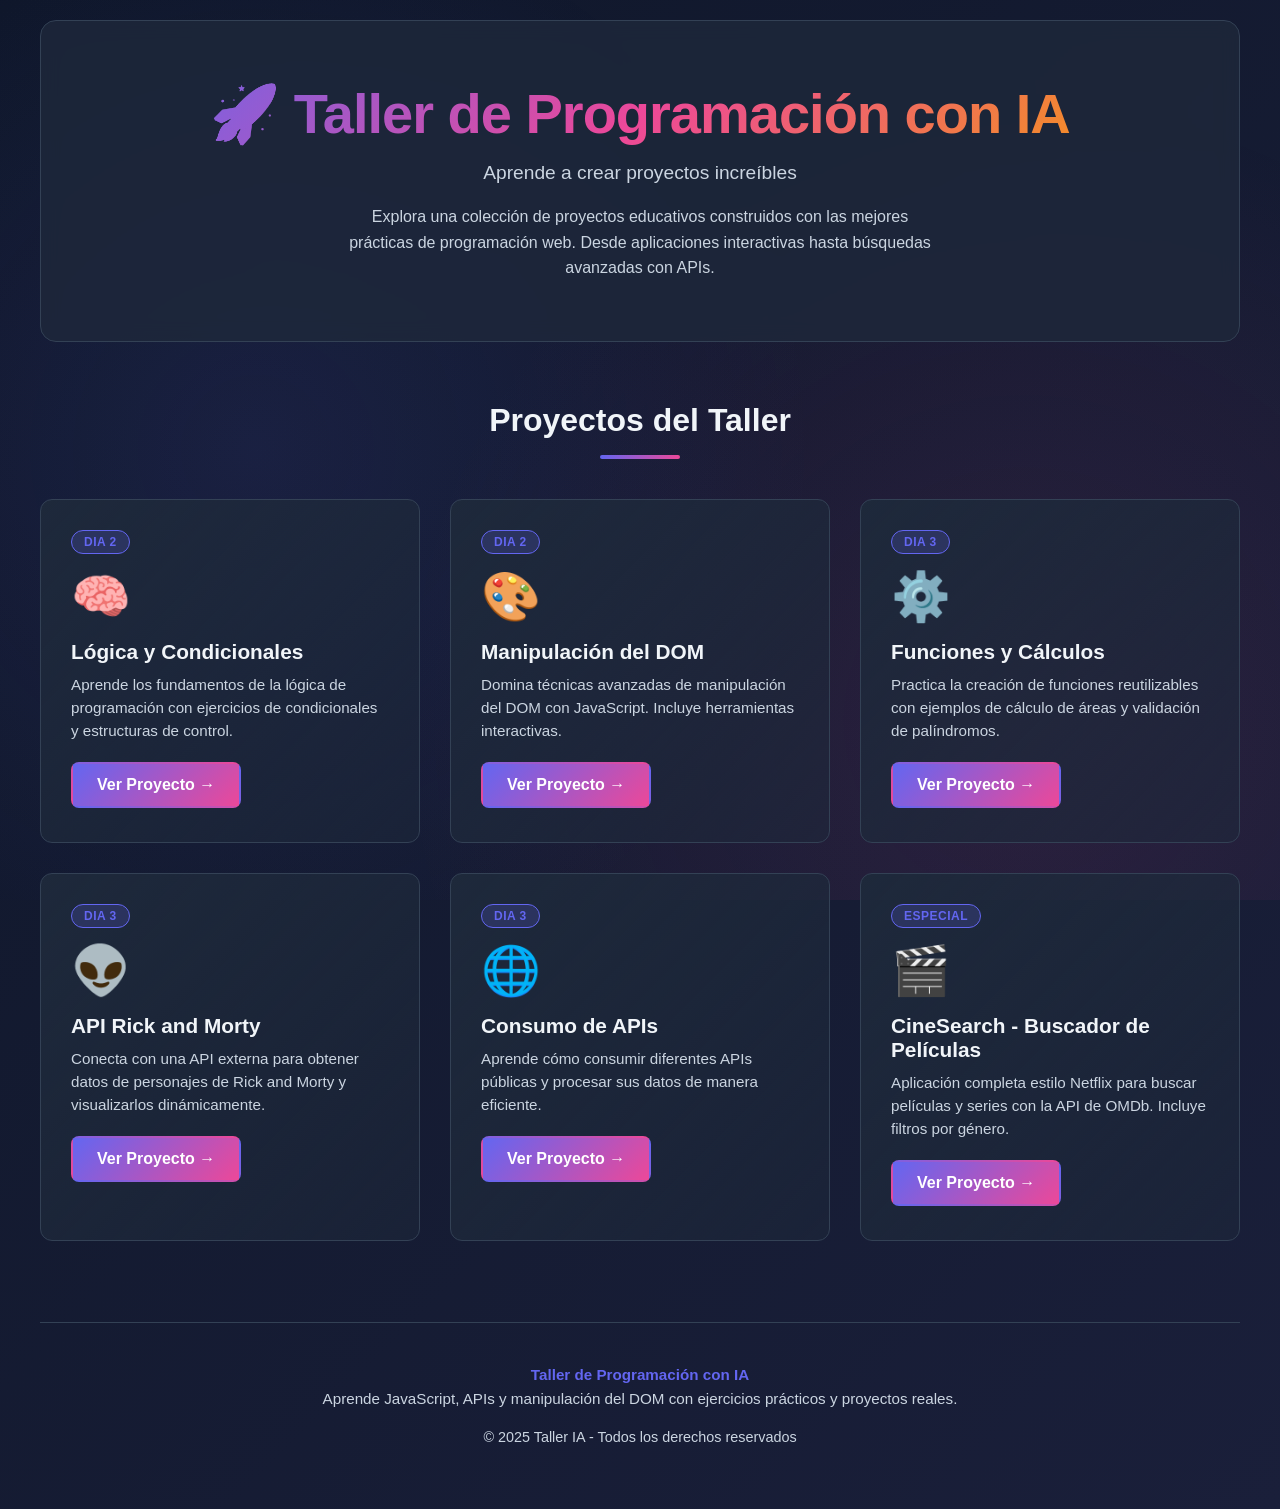
<file: index.html>
<!DOCTYPE html>
<html lang="es">
<head>
    <meta charset="UTF-8">
    <meta name="viewport" content="width=device-width, initial-scale=1.0">
    <title>Taller de Programación con IA</title>
    <style>
        * {
            margin: 0;
            padding: 0;
            box-sizing: border-box;
        }

        :root {
            --primary-color: #6366f1;
            --secondary-color: #ec4899;
            --accent-color: #f59e0b;
            --dark-bg: #0f172a;
            --card-bg: #1e293b;
            --text-primary: #f1f5f9;
            --text-secondary: #cbd5e1;
            --border-color: #334155;
        }

        html {
            scroll-behavior: smooth;
        }

        body {
            font-family: 'Segoe UI', Tahoma, Geneva, Verdana, sans-serif;
            background: linear-gradient(135deg, var(--dark-bg) 0%, #1a1f3a 100%);
            color: var(--text-primary);
            min-height: 100vh;
            padding: 20px;
            overflow-x: hidden;
        }

        body::before {
            content: '';
            position: fixed;
            top: 0;
            left: 0;
            width: 100%;
            height: 100%;
            background: 
                radial-gradient(circle at 20% 50%, rgba(99, 102, 241, 0.1) 0%, transparent 50%),
                radial-gradient(circle at 80% 80%, rgba(236, 72, 153, 0.1) 0%, transparent 50%);
            pointer-events: none;
            z-index: 0;
        }

        .container {
            max-width: 1200px;
            margin: 0 auto;
            position: relative;
            z-index: 1;
        }

        header {
            text-align: center;
            margin-bottom: 60px;
            animation: slideDownFade 0.8s ease-out;
        }

        .header-content {
            padding: 60px 40px;
            background: rgba(30, 41, 59, 0.8);
            border-radius: 16px;
            border: 1px solid var(--border-color);
            backdrop-filter: blur(10px);
        }

        h1 {
            font-size: clamp(2rem, 8vw, 3.5rem);
            margin-bottom: 15px;
            background: linear-gradient(135deg, var(--primary-color) 0%, var(--secondary-color) 50%, var(--accent-color) 100%);
            -webkit-background-clip: text;
            -webkit-text-fill-color: transparent;
            background-clip: text;
            font-weight: 900;
            letter-spacing: -1px;
            animation: fadeInDown 0.8s ease-out 0.2s both;
        }

        .subtitle {
            font-size: 1.2rem;
            color: var(--text-secondary);
            margin-bottom: 10px;
            animation: fadeInUp 0.8s ease-out 0.4s both;
        }

        .description {
            font-size: 1rem;
            color: var(--text-secondary);
            max-width: 600px;
            margin: 20px auto 0;
            line-height: 1.6;
            animation: fadeInUp 0.8s ease-out 0.6s both;
        }

        .projects-section {
            margin-bottom: 80px;
        }

        .section-title {
            font-size: 2rem;
            margin-bottom: 40px;
            text-align: center;
            color: var(--text-primary);
            animation: slideInLeft 0.6s ease-out;
            position: relative;
            padding-bottom: 20px;
        }

        .section-title::after {
            content: '';
            position: absolute;
            bottom: 0;
            left: 50%;
            transform: translateX(-50%);
            width: 80px;
            height: 4px;
            background: linear-gradient(90deg, var(--primary-color), var(--secondary-color));
            border-radius: 2px;
            animation: expandWidth 0.8s ease-out 0.3s both;
        }

        @keyframes expandWidth {
            from {
                width: 0;
            }
            to {
                width: 80px;
            }
        }

        .projects-grid {
            display: grid;
            grid-template-columns: repeat(auto-fit, minmax(300px, 1fr));
            gap: 30px;
            animation: fadeIn 0.8s ease-out 0.5s both;
        }

        .project-card {
            background: linear-gradient(135deg, var(--card-bg) 0%, rgba(30, 41, 59, 0.5) 100%);
            border: 1px solid var(--border-color);
            border-radius: 12px;
            padding: 30px;
            transition: all 0.3s cubic-bezier(0.4, 0, 0.2, 1);
            cursor: pointer;
            position: relative;
            overflow: hidden;
            animation: scaleIn 0.6s ease-out both;
        }

        .project-card:nth-child(1) { animation-delay: 0.6s; }
        .project-card:nth-child(2) { animation-delay: 0.7s; }
        .project-card:nth-child(3) { animation-delay: 0.8s; }
        .project-card:nth-child(4) { animation-delay: 0.9s; }
        .project-card:nth-child(5) { animation-delay: 1s; }
        .project-card:nth-child(6) { animation-delay: 1.1s; }

        @keyframes scaleIn {
            from {
                opacity: 0;
                transform: scale(0.9) translateY(20px);
            }
            to {
                opacity: 1;
                transform: scale(1) translateY(0);
            }
        }

        .project-card::before {
            content: '';
            position: absolute;
            top: 0;
            left: -100%;
            width: 100%;
            height: 100%;
            background: linear-gradient(90deg, transparent, rgba(99, 102, 241, 0.2), transparent);
            transition: left 0.5s ease-in-out;
        }

        .project-card:hover::before {
            left: 100%;
        }

        .project-card:hover {
            transform: translateY(-8px) scale(1.02);
            border-color: var(--primary-color);
            box-shadow: 0 20px 40px rgba(99, 102, 241, 0.2),
                        0 0 60px rgba(99, 102, 241, 0.1);
            background: linear-gradient(135deg, rgba(99, 102, 241, 0.05) 0%, rgba(236, 72, 153, 0.05) 100%);
        }

        .project-icon {
            font-size: 3rem;
            margin-bottom: 15px;
            animation: float 3s ease-in-out infinite;
        }

        @keyframes float {
            0%, 100% {
                transform: translateY(0px);
            }
            50% {
                transform: translateY(-10px);
            }
        }

        .project-card:nth-child(2) .project-icon {
            animation-delay: 0.2s;
        }

        .project-card:nth-child(3) .project-icon {
            animation-delay: 0.4s;
        }

        .project-card:nth-child(4) .project-icon {
            animation-delay: 0.6s;
        }

        .project-card:nth-child(5) .project-icon {
            animation-delay: 0.8s;
        }

        .project-card:nth-child(6) .project-icon {
            animation-delay: 1s;
        }

        .project-name {
            font-size: 1.3rem;
            font-weight: 700;
            margin-bottom: 10px;
            color: var(--text-primary);
        }

        .project-description {
            font-size: 0.95rem;
            color: var(--text-secondary);
            margin-bottom: 20px;
            line-height: 1.5;
            min-height: 60px;
        }

        .project-link {
            display: inline-block;
            padding: 12px 24px;
            background: linear-gradient(135deg, var(--primary-color) 0%, var(--secondary-color) 100%);
            color: white;
            text-decoration: none;
            border-radius: 8px;
            font-weight: 600;
            transition: all 0.3s ease;
            border: 2px solid transparent;
            position: relative;
            overflow: hidden;
        }

        .project-link::before {
            content: '';
            position: absolute;
            top: 50%;
            left: 50%;
            width: 0;
            height: 0;
            background: rgba(255, 255, 255, 0.3);
            border-radius: 50%;
            transform: translate(-50%, -50%);
            transition: width 0.6s, height 0.6s;
        }

        .project-link:hover::before {
            width: 300px;
            height: 300px;
        }

        .project-link:hover {
            transform: translateX(5px);
            box-shadow: 0 10px 25px rgba(99, 102, 241, 0.4);
        }

        .project-link span {
            position: relative;
            z-index: 1;
        }

        .badge {
            display: inline-block;
            background: rgba(99, 102, 241, 0.2);
            color: var(--primary-color);
            padding: 4px 12px;
            border-radius: 20px;
            font-size: 0.75rem;
            font-weight: 600;
            margin-bottom: 15px;
            text-transform: uppercase;
            letter-spacing: 0.5px;
            border: 1px solid var(--primary-color);
        }

        footer {
            text-align: center;
            padding: 40px 20px;
            color: var(--text-secondary);
            border-top: 1px solid var(--border-color);
            margin-top: 80px;
            animation: fadeInUp 0.8s ease-out 1.2s both;
        }

        .footer-text {
            font-size: 0.95rem;
            line-height: 1.6;
        }

        .footer-text strong {
            color: var(--primary-color);
        }

        /* Animaciones */
        @keyframes slideDownFade {
            from {
                opacity: 0;
                transform: translateY(-30px);
            }
            to {
                opacity: 1;
                transform: translateY(0);
            }
        }

        @keyframes fadeInDown {
            from {
                opacity: 0;
                transform: translateY(-20px);
            }
            to {
                opacity: 1;
                transform: translateY(0);
            }
        }

        @keyframes fadeInUp {
            from {
                opacity: 0;
                transform: translateY(20px);
            }
            to {
                opacity: 1;
                transform: translateY(0);
            }
        }

        @keyframes fadeIn {
            from {
                opacity: 0;
            }
            to {
                opacity: 1;
            }
        }

        @keyframes slideInLeft {
            from {
                opacity: 0;
                transform: translateX(-30px);
            }
            to {
                opacity: 1;
                transform: translateX(0);
            }
        }

        /* Responsive */
        @media (max-width: 768px) {
            h1 {
                font-size: 2rem;
            }

            .header-content {
                padding: 40px 25px;
            }

            .section-title {
                font-size: 1.5rem;
            }

            .projects-grid {
                grid-template-columns: 1fr;
                gap: 20px;
            }

            .project-card {
                padding: 20px;
            }

            .project-icon {
                font-size: 2.5rem;
            }
        }

        /* Scroll reveal */
        .reveal {
            opacity: 0;
            transform: translateY(20px);
            transition: opacity 0.6s ease-out, transform 0.6s ease-out;
        }

        .reveal.active {
            opacity: 1;
            transform: translateY(0);
        }
    </style>
</head>
<body>
    <div class="container">
        <header>
            <div class="header-content">
                <h1>🚀 Taller de Programación con IA</h1>
                <p class="subtitle">Aprende a crear proyectos increíbles</p>
                <p class="description">
                    Explora una colección de proyectos educativos construidos con las mejores prácticas de programación web.
                    Desde aplicaciones interactivas hasta búsquedas avanzadas con APIs.
                </p>
            </div>
        </header>

        <section class="projects-section">
            <h2 class="section-title">Proyectos del Taller</h2>

            <div class="projects-grid">
                <!-- Proyecto 1: Lógica Día 2 -->
                <div class="project-card">
                    <div class="badge">Dia 2</div>
                    <div class="project-icon">🧠</div>
                    <h3 class="project-name">Lógica y Condicionales</h3>
                    <p class="project-description">
                        Aprende los fundamentos de la lógica de programación con ejercicios de condicionales y estructuras de control.
                    </p>
                    <a href="logica-dia-2/index.html" class="project-link">
                        <span>Ver Proyecto →</span>
                    </a>
                </div>

                <!-- Proyecto 2: DOM Día 2 -->
                <div class="project-card">
                    <div class="badge">Dia 2</div>
                    <div class="project-icon">🎨</div>
                    <h3 class="project-name">Manipulación del DOM</h3>
                    <p class="project-description">
                        Domina técnicas avanzadas de manipulación del DOM con JavaScript. Incluye herramientas interactivas.
                    </p>
                    <a href="dom-dia-2/index.html" class="project-link">
                        <span>Ver Proyecto →</span>
                    </a>
                </div>

                <!-- Proyecto 3: Funciones Día 3 -->
                <div class="project-card">
                    <div class="badge">Dia 3</div>
                    <div class="project-icon">⚙️</div>
                    <h3 class="project-name">Funciones y Cálculos</h3>
                    <p class="project-description">
                        Practica la creación de funciones reutilizables con ejemplos de cálculo de áreas y validación de palíndromos.
                    </p>
                    <a href="funciones-dia-3/index.html" class="project-link">
                        <span>Ver Proyecto →</span>
                    </a>
                </div>

                <!-- Proyecto 4: API Rick and Morty Día 3 -->
                <div class="project-card">
                    <div class="badge">Dia 3</div>
                    <div class="project-icon">👽</div>
                    <h3 class="project-name">API Rick and Morty</h3>
                    <p class="project-description">
                        Conecta con una API externa para obtener datos de personajes de Rick and Morty y visualizarlos dinámicamente.
                    </p>
                    <a href="api-rick-morty/index.html" class="project-link">
                        <span>Ver Proyecto →</span>
                    </a>
                </div>

                <!-- Proyecto 5: API Genérica Día 3 -->
                <div class="project-card">
                    <div class="badge">Dia 3</div>
                    <div class="project-icon">🌐</div>
                    <h3 class="project-name">Consumo de APIs</h3>
                    <p class="project-description">
                        Aprende cómo consumir diferentes APIs públicas y procesar sus datos de manera eficiente.
                    </p>
                    <a href="api-dia-3/index.html" class="project-link">
                        <span>Ver Proyecto →</span>
                    </a>
                </div>

                <!-- Proyecto 6: Mini Proyecto API Películas -->
                <div class="project-card">
                    <div class="badge">Especial</div>
                    <div class="project-icon">🎬</div>
                    <h3 class="project-name">CineSearch - Buscador de Películas</h3>
                    <p class="project-description">
                        Aplicación completa estilo Netflix para buscar películas y series con la API de OMDb. Incluye filtros por género.
                    </p>
                    <a href="miniproyecto/index.html" class="project-link">
                        <span>Ver Proyecto →</span>
                    </a>
                </div>
            </div>
        </section>

        <footer>
            <div class="footer-text">
                <p>
                    <strong>Taller de Programación con IA</strong><br>
                    Aprende JavaScript, APIs y manipulación del DOM con ejercicios prácticos y proyectos reales.
                </p>
                <p style="margin-top: 15px; font-size: 0.9rem; color: var(--text-secondary);">
                    © 2025 Taller IA - Todos los derechos reservados
                </p>
            </div>
        </footer>
    </div>

    <script>
        // Scroll reveal animation
        const revealElements = document.querySelectorAll('.reveal');

        const observer = new IntersectionObserver((entries) => {
            entries.forEach(entry => {
                if (entry.isIntersecting) {
                    entry.target.classList.add('active');
                    observer.unobserve(entry.target);
                }
            });
        }, {
            threshold: 0.1
        });

        revealElements.forEach(el => observer.observe(el));

        // Smooth scroll para los enlaces
        document.querySelectorAll('a[href^="#"]').forEach(anchor => {
            anchor.addEventListener('click', function (e) {
                e.preventDefault();
                const target = document.querySelector(this.getAttribute('href'));
                if (target) {
                    target.scrollIntoView({
                        behavior: 'smooth',
                        block: 'start'
                    });
                }
            });
        });

        // Efecto parallax suave en el header
        window.addEventListener('scroll', () => {
            const header = document.querySelector('header');
            const scrolled = window.pageYOffset;
            if (scrolled < 500) {
                header.style.opacity = 1 - scrolled / 500;
                header.style.transform = `translateY(${scrolled * 0.5}px)`;
            }
        });
    </script>
</body>
</html>
</file>
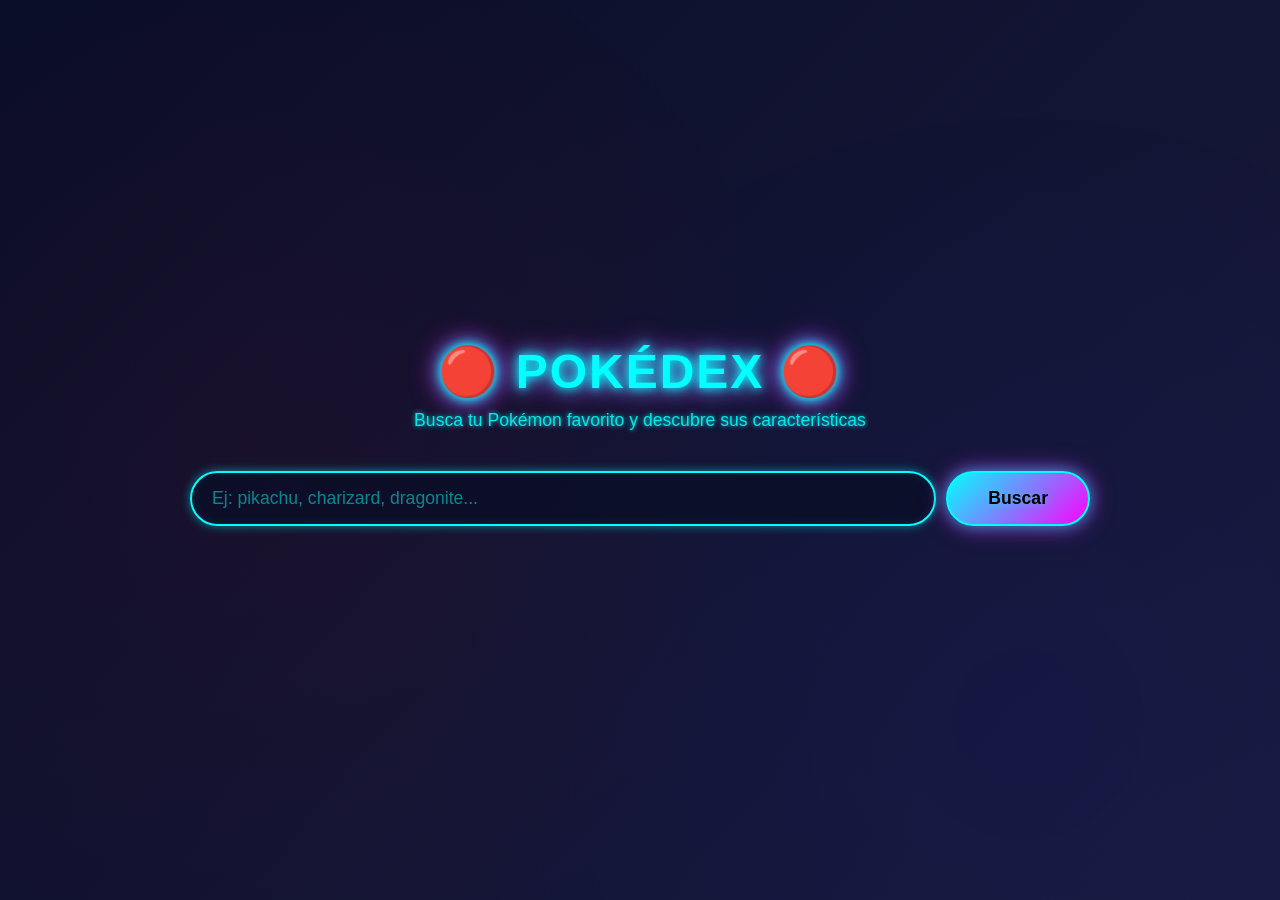
<file: api-dia-3/index.html>
<!DOCTYPE html>
<html lang="es">
<head>
    <meta charset="UTF-8">
    <meta name="viewport" content="width=device-width, initial-scale=1.0">
    <title>Pokédex</title>
    <style>
        * {
            margin: 0;
            padding: 0;
            box-sizing: border-box;
        }

        body {
            font-family: 'Segoe UI', Tahoma, Geneva, Verdana, sans-serif;
            background: linear-gradient(135deg, #0a0e27 0%, #1a1a3e 100%);
            min-height: 100vh;
            padding: 20px;
            display: flex;
            justify-content: center;
            align-items: center;
            position: relative;
        }

        body::before {
            content: '';
            position: fixed;
            top: 0;
            left: 0;
            right: 0;
            bottom: 0;
            background: radial-gradient(circle at 20% 50%, rgba(209, 5, 5, 0.05) 0%, transparent 50%),
                        radial-gradient(circle at 80% 80%, rgba(0, 47, 255, 0.05) 0%, transparent 50%);
            pointer-events: none;
            z-index: 0;
        }

        .container {
            position: relative;
            z-index: 1;
        }

        .container {
            width: 100%;
            max-width: 900px;
        }

        .header {
            text-align: center;
            margin-bottom: 40px;
            color: white;
        }

        .header h1 {
            font-size: 3em;
            text-shadow: 0 0 10px #00ffff, 0 0 20px #00ffff, 0 0 30px #ff00ff;
            margin-bottom: 10px;
            color: #00ffff;
            letter-spacing: 2px;
            animation: neonGlow 2s ease-in-out infinite;
        }

        @keyframes neonGlow {
            0%, 100% {
                text-shadow: 0 0 10px #00ffff, 0 0 20px #00ffff, 0 0 30px #ff00ff;
            }
            50% {
                text-shadow: 0 0 20px #00ffff, 0 0 30px #00ffff, 0 0 40px #ff00ff, 0 0 50px #ff00ff;
            }
        }

        .header p {
            font-size: 1.1em;
            opacity: 0.9;
            color: #00ffff;
            text-shadow: 0 0 5px #00ffff;
        }

        .search-box {
            display: flex;
            gap: 10px;
            margin-bottom: 30px;
            flex-wrap: wrap;
            justify-content: center;
        }

        #pokemon-input {
            flex: 1;
            min-width: 250px;
            padding: 15px 20px;
            font-size: 1.1em;
            border: 2px solid #00ffff;
            border-radius: 50px;
            background: rgba(10, 14, 39, 0.8);
            color: #00ffff;
            box-shadow: 0 0 10px rgba(0, 255, 255, 0.5), inset 0 0 10px rgba(0, 255, 255, 0.1);
            transition: all 0.3s ease;
        }

        #pokemon-input:focus {
            outline: none;
            border-color: #ff00ff;
            box-shadow: 0 0 20px rgba(0, 255, 255, 0.8), 0 0 30px rgba(255, 0, 255, 0.6), inset 0 0 10px rgba(0, 255, 255, 0.2);
            transform: scale(1.02);
        }

        #pokemon-input::placeholder {
            color: #00ffff;
            opacity: 0.5;
        }

        .search-btn {
            padding: 15px 40px;
            font-size: 1.1em;
            font-weight: bold;
            background: linear-gradient(135deg, #00ffff 0%, #ff00ff 100%);
            color: #000;
            border: 2px solid #00ffff;
            border-radius: 50px;
            cursor: pointer;
            box-shadow: 0 0 15px rgba(0, 255, 255, 0.6), 0 0 25px rgba(255, 0, 255, 0.6);
            transition: all 0.3s ease;
            text-shadow: 0 0 10px rgba(0, 255, 255, 0.5);
        }

        .search-btn:hover {
            transform: translateY(-2px);
            box-shadow: 0 0 25px rgba(0, 255, 255, 0.8), 0 0 35px rgba(255, 0, 255, 0.8);
            border-color: #ff00ff;
        }

        .search-btn:active {
            transform: translateY(0);
        }

        #loading {
            display: none;
            text-align: center;
            color: white;
            margin: 20px 0;
        }

        .spinner {
            border: 4px solid rgba(255, 255, 255, 0.3);
            border-top: 4px solid white;
            border-radius: 50%;
            width: 40px;
            height: 40px;
            animation: spin 1s linear infinite;
            margin: 0 auto 10px;
        }

        @keyframes spin {
            0% { transform: rotate(0deg); }
            100% { transform: rotate(360deg); }
        }

        #pokemon-card {
            display: none;
            background: linear-gradient(135deg, rgba(10, 10, 30, 0.95) 0%, rgba(20, 15, 45, 0.95) 100%);
            border-radius: 25px;
            box-shadow: 
                0 0 30px rgba(30, 120, 200, 0.5),
                0 0 60px rgba(255, 0, 100, 0.3),
                0 0 90px rgba(30, 120, 200, 0.2);
            overflow: hidden;
            animation: fadeIn 0.5s ease;
            border: 3px solid;
            border-image: linear-gradient(135deg, #1E78C8 0%, #FF0064 100%) 1;
            position: relative;
        }

        #pokemon-card::before {
            content: '';
            position: absolute;
            inset: 0;
            background: radial-gradient(circle at 20% 50%, rgba(30, 120, 200, 0.1) 0%, transparent 50%),
                        radial-gradient(circle at 80% 50%, rgba(255, 0, 100, 0.1) 0%, transparent 50%);
            pointer-events: none;
            z-index: 0;
        }

        @keyframes fadeIn {
            from {
                opacity: 0;
                transform: translateY(20px);
            }
            to {
                opacity: 1;
                transform: translateY(0);
            }
        }

        .pokemon-content {
            display: grid;
            grid-template-columns: 1fr 1fr;
            gap: 30px;
            padding: 40px;
            position: relative;
            z-index: 1;
        }

        @media (max-width: 768px) {
            .pokemon-content {
                grid-template-columns: 1fr;
                gap: 20px;
                padding: 20px;
            }
        }

        .pokemon-image {
            display: flex;
            justify-content: center;
            align-items: center;
            background: linear-gradient(135deg, rgba(30, 120, 200, 0.3) 0%, rgba(255, 0, 100, 0.2) 100%);
            border-radius: 20px;
            padding: 20px;
            min-height: 300px;
            border: 3px solid;
            border-image: linear-gradient(135deg, #1E78C8 0%, #FF0064 100%) 1;
            box-shadow: 
                0 0 30px rgba(30, 120, 200, 0.5),
                inset 0 0 30px rgba(255, 0, 100, 0.2),
                0 0 60px rgba(255, 0, 100, 0.3);
            position: relative;
            overflow: hidden;
            transition: all 0.3s ease;
        }

        .pokemon-image::before {
            content: '';
            position: absolute;
            inset: -50%;
            background: conic-gradient(from 0deg, transparent 0deg, rgba(30, 120, 200, 0.1) 90deg, transparent 360deg);
            animation: rotate 4s linear infinite;
        }

        @keyframes rotate {
            from { transform: rotate(0deg); }
            to { transform: rotate(360deg); }
        }

        .pokemon-image:hover {
            box-shadow: 
                0 0 50px rgba(30, 120, 200, 0.8),
                inset 0 0 40px rgba(255, 0, 100, 0.3),
                0 0 80px rgba(255, 0, 100, 0.5);
            transform: scale(1.02);
        }

        .pokemon-image img {
            max-width: 100%;
            height: auto;
            filter: drop-shadow(0 0 15px rgba(30, 120, 200, 0.8)) drop-shadow(0 0 25px rgba(255, 0, 100, 0.6));
            position: relative;
            z-index: 1;
            transition: filter 0.3s ease;
        }

        .pokemon-image:hover img {
            filter: drop-shadow(0 0 25px rgba(30, 120, 200, 1)) drop-shadow(0 0 35px rgba(255, 0, 100, 0.8)) brightness(1.1);
        }

        .pokemon-info h2 {
            font-size: 2.5em;
            background: linear-gradient(135deg, #1E78C8 0%, #FF0064 100%);
            -webkit-background-clip: text;
            -webkit-text-fill-color: transparent;
            background-clip: text;
            margin-bottom: 5px;
            text-shadow: none;
            letter-spacing: 2px;
            animation: colorShift 3s ease-in-out infinite;
        }

        @keyframes colorShift {
            0%, 100% {
                filter: drop-shadow(0 0 10px rgba(30, 120, 200, 0.6));
            }
            50% {
                filter: drop-shadow(0 0 20px rgba(255, 0, 100, 0.6));
            }
        }

        .pokemon-id {
            color: #FF0064;
            font-weight: bold;
            margin-bottom: 15px;
            text-shadow: 0 0 10px #FF0064, 0 0 20px rgba(255, 0, 100, 0.4);
            font-size: 1.1em;
        }

        .pokemon-tipo {
            display: flex;
            gap: 10px;
            margin-bottom: 20px;
            flex-wrap: wrap;
        }

        .tipo {
            padding: 8px 15px;
            border-radius: 20px;
            color: white;
            font-weight: bold;
            font-size: 0.9em;
            text-transform: uppercase;
            text-shadow: 0 0 5px rgba(0, 0, 0, 0.8);
            border: 2px solid;
        }

        .tipo.normal { background: #A8A878; border-color: #d4d4a6; box-shadow: 0 0 10px rgba(168, 168, 120, 0.6); }
        .tipo.fire { background: #F08030; border-color: #ffaa60; box-shadow: 0 0 10px rgba(240, 128, 48, 0.6); }
        .tipo.water { background: #6890F0; border-color: #98b8ff; box-shadow: 0 0 10px rgba(104, 144, 240, 0.6); }
        .tipo.grass { background: #78C850; border-color: #a8e880; box-shadow: 0 0 10px rgba(120, 200, 80, 0.6); }
        .tipo.electric { background: #F8D030; color: #333; border-color: #ffff60; box-shadow: 0 0 10px rgba(248, 208, 48, 0.6); }
        .tipo.ice { background: #98D8D8; color: #333; border-color: #c8ffff; box-shadow: 0 0 10px rgba(152, 216, 216, 0.6); }
        .tipo.fighting { background: #C03028; border-color: #ff6060; box-shadow: 0 0 10px rgba(192, 48, 40, 0.6); }
        .tipo.poison { background: #A040A0; border-color: #d870d0; box-shadow: 0 0 10px rgba(160, 64, 160, 0.6); }
        .tipo.ground { background: #E0C068; color: #333; border-color: #ffff98; box-shadow: 0 0 10px rgba(224, 192, 104, 0.6); }
        .tipo.flying { background: #A890F0; border-color: #d8b8ff; box-shadow: 0 0 10px rgba(168, 144, 240, 0.6); }
        .tipo.psychic { background: #F85888; border-color: #ff88b8; box-shadow: 0 0 10px rgba(248, 88, 136, 0.6); }
        .tipo.bug { background: #A8B820; border-color: #d8e850; box-shadow: 0 0 10px rgba(168, 184, 32, 0.6); }
        .tipo.rock { background: #B8A038; border-color: #e8d068; box-shadow: 0 0 10px rgba(184, 160, 56, 0.6); }
        .tipo.ghost { background: #705898; border-color: #a878c8; box-shadow: 0 0 10px rgba(112, 88, 152, 0.6); }
        .tipo.dragon { background: #7038F8; border-color: #a868ff; box-shadow: 0 0 10px rgba(112, 56, 248, 0.6); }
        .tipo.dark { background: #705848; border-color: #a08878; box-shadow: 0 0 10px rgba(112, 88, 72, 0.6); }
        .tipo.steel { background: #B8B8D0; color: #333; border-color: #e8e8ff; box-shadow: 0 0 10px rgba(184, 184, 208, 0.6); }
        .tipo.fairy { background: #EE99AC; border-color: #ffb8d8; box-shadow: 0 0 10px rgba(238, 153, 172, 0.6); }

        .pokemon-details {
            display: grid;
            grid-template-columns: 1fr 1fr 1fr;
            gap: 15px;
            margin-bottom: 20px;
            padding-bottom: 20px;
            border-bottom: 2px solid;
            border-image: linear-gradient(90deg, #1E78C8 0%, #FF0064 100%) 1;
        }

        .detail {
            text-align: center;
            padding: 15px;
            background: linear-gradient(135deg, rgba(30, 120, 200, 0.2) 0%, rgba(255, 0, 100, 0.15) 100%);
            border-radius: 12px;
            border: 2px solid rgba(30, 120, 200, 0.4);
            position: relative;
            overflow: hidden;
            transition: all 0.3s ease;
            cursor: pointer;
        }

        .detail::before {
            content: '';
            position: absolute;
            inset: 0;
            background: linear-gradient(45deg, transparent 30%, rgba(255, 255, 255, 0.1) 50%, transparent 70%);
            transform: translateX(-100%);
            transition: transform 0.5s ease;
        }

        .detail:hover {
            box-shadow: 
                0 0 20px rgba(30, 120, 200, 0.6),
                inset 0 0 15px rgba(255, 0, 100, 0.2);
            border-color: rgba(255, 0, 100, 0.6);
            transform: translateY(-3px);
        }

        .detail:hover::before {
            transform: translateX(100%);
        }

        .detail-label {
            display: block;
            color: #1E78C8;
            font-size: 0.85em;
            margin-bottom: 8px;
            text-shadow: 0 0 5px rgba(30, 120, 200, 0.6);
            font-weight: 600;
            text-transform: uppercase;
            letter-spacing: 1px;
        }

        .detail-value {
            display: block;
            color: #FF0064;
            font-weight: bold;
            font-size: 1.3em;
            text-shadow: 0 0 8px #FF0064, 0 0 15px rgba(255, 0, 100, 0.5);
        }

        .pokemon-stats {
            margin-top: 20px;
            padding: 20px;
            background: linear-gradient(135deg, rgba(30, 120, 200, 0.15) 0%, rgba(255, 0, 100, 0.1) 100%);
            border-radius: 15px;
            border: 2px solid rgba(30, 120, 200, 0.3);
            position: relative;
            overflow: hidden;
        }

        .pokemon-stats::after {
            content: '';
            position: absolute;
            inset: 0;
            background: linear-gradient(90deg, transparent 0%, rgba(255, 0, 100, 0.1) 50%, transparent 100%);
            pointer-events: none;
        }

        .pokemon-stats h3 {
            color: #1E78C8;
            margin-bottom: 15px;
            font-size: 1.3em;
            text-shadow: 0 0 10px rgba(30, 120, 200, 0.8), 0 0 20px rgba(255, 0, 100, 0.4);
            text-transform: uppercase;
            letter-spacing: 2px;
            position: relative;
            z-index: 1;
        }

        .stat-item {
            display: grid;
            grid-template-columns: 120px 1fr 50px;
            align-items: center;
            gap: 10px;
            margin-bottom: 12px;
            position: relative;
            z-index: 1;
            padding: 10px;
            border-radius: 8px;
            background: rgba(30, 120, 200, 0.1);
            transition: all 0.3s ease;
        }

        .stat-item:hover {
            background: rgba(255, 0, 100, 0.15);
            transform: translateX(5px);
        }

        .stat-name {
            font-weight: bold;
            color: #1E78C8;
            font-size: 0.9em;
            text-shadow: 0 0 5px rgba(30, 120, 200, 0.7);
            text-transform: uppercase;
            letter-spacing: 0.5px;
        }

        .stat-bar {
            background: rgba(30, 120, 200, 0.2);
            border-radius: 10px;
            height: 28px;
            overflow: hidden;
            border: 1px solid rgba(30, 120, 200, 0.4);
            position: relative;
        }

        .stat-bar::after {
            content: '';
            position: absolute;
            inset: 0;
            background: linear-gradient(90deg, transparent 0%, rgba(255, 255, 255, 0.1) 50%, transparent 100%);
            animation: shimmerBar 2s ease-in-out infinite;
        }

        @keyframes shimmerBar {
            0%, 100% { transform: translateX(-100%); }
            50% { transform: translateX(100%); }
        }

        .stat-value {
            height: 100%;
            background: linear-gradient(90deg, #1E78C8 0%, #FF0064 100%);
            border-radius: 10px;
            transition: width 0.5s cubic-bezier(0.34, 1.56, 0.64, 1);
            box-shadow: 
                0 0 10px rgba(30, 120, 200, 0.8),
                inset 0 0 8px rgba(255, 0, 100, 0.5),
                0 0 20px rgba(255, 0, 100, 0.3);
            position: relative;
        }

        .stat-number {
            text-align: right;
            font-weight: bold;
            color: #FF0064;
            font-size: 0.9em;
            text-shadow: 0 0 8px #FF0064;
        }

        .error-message {
            padding: 40px;
            text-align: center;
            background: rgba(20, 20, 50, 0.9);
            border-radius: 20px;
            box-shadow: 0 0 20px rgba(255, 0, 0, 0.4), 0 0 40px rgba(255, 0, 0, 0.3);
            border: 2px solid rgba(255, 0, 0, 0.5);
        }

        .error-message p {
            color: #00ffff;
            font-size: 1.2em;
            margin: 10px 0;
            text-shadow: 0 0 5px rgba(0, 255, 255, 0.5);
        }

        .error-message p:first-child {
            color: #ff0055;
            font-weight: bold;
            text-shadow: 0 0 10px #ff0055;
        }
    </style>
</head>
<body>
    <div class="container">
        <div class="header">
            <h1>🔴 POKÉDEX 🔴</h1>
            <p>Busca tu Pokémon favorito y descubre sus características</p>
        </div>

        <div class="search-box">
            <input 
                type="text" 
                id="pokemon-input" 
                placeholder="Ej: pikachu, charizard, dragonite..."
                autocomplete="off"
            >
            <button class="search-btn" onclick="buscarPokemon()">Buscar</button>
        </div>

        <div id="loading">
            <div class="spinner"></div>
            <p>Buscando Pokémon...</p>
        </div>

        <div id="pokemon-card"></div>
    </div>

    <script src="api.js"></script>
</body>
</html>
</file>
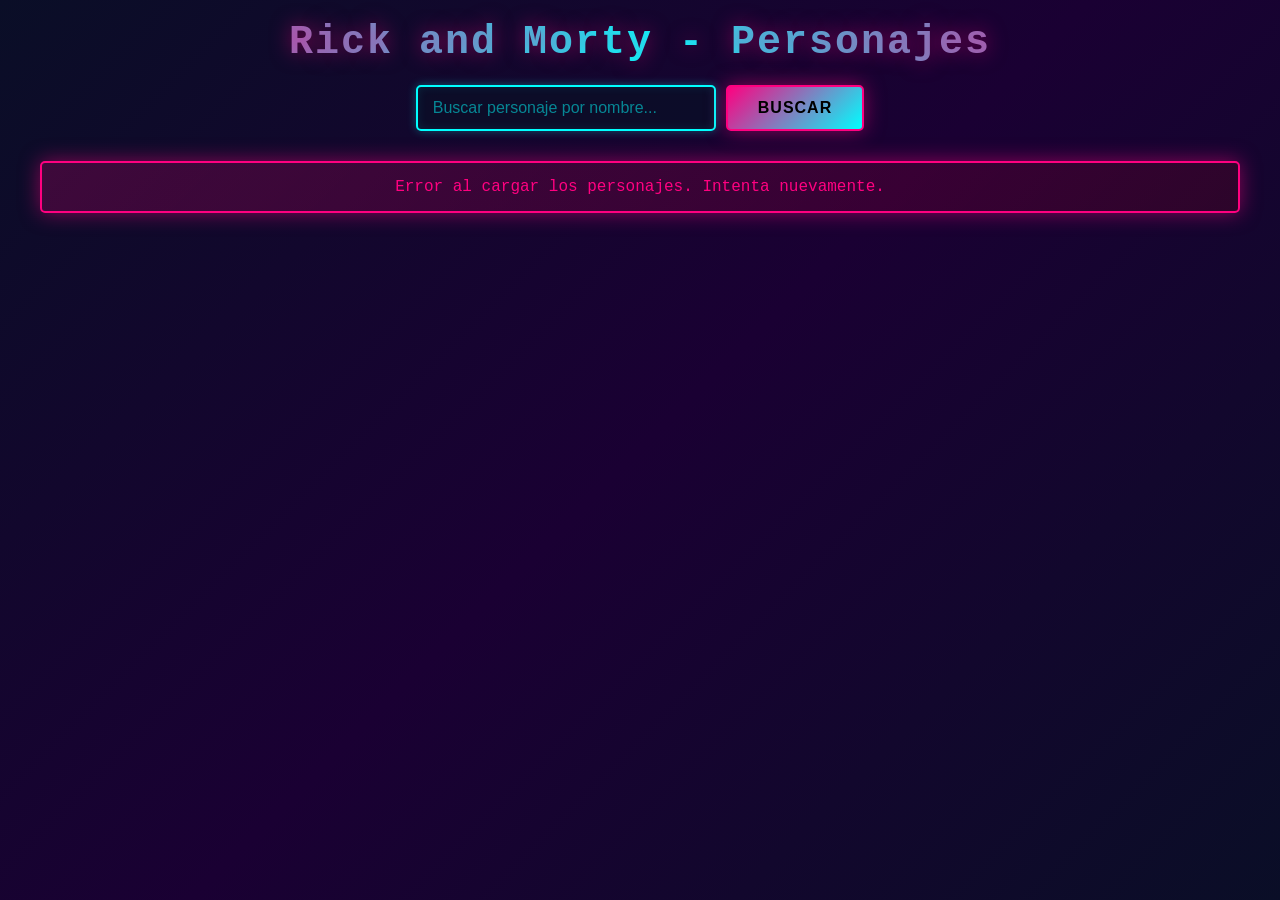
<file: api-rick-morty/index.html>
<!DOCTYPE html>
<html lang="es">
<head>
    <meta charset="UTF-8">
    <meta name="viewport" content="width=device-width, initial-scale=1.0">
    <title>Rick and Morty - Personajes</title>
    <style>
        * {
            margin: 0;
            padding: 0;
            box-sizing: border-box;
        }

        body {
            font-family: 'Courier New', monospace;
            background: linear-gradient(135deg, #0a0e27 0%, #1a0033 50%, #0a0e27 100%);
            background-attachment: fixed;
            padding: 20px;
            color: #00ffff;
            min-height: 100vh;
        }

        .header {
            max-width: 1200px;
            margin: 0 auto 30px;
        }

        h1 {
            background: linear-gradient(90deg, #ff0080, #00ffff, #ff0080);
            -webkit-background-clip: text;
            -webkit-text-fill-color: transparent;
            background-clip: text;
            margin-bottom: 20px;
            text-align: center;
            font-size: 2.5rem;
            font-weight: bold;
            text-shadow: 0 0 20px rgba(255, 0, 128, 0.5);
            letter-spacing: 2px;
        }

        .search-container {
            display: flex;
            gap: 10px;
            justify-content: center;
            margin-bottom: 30px;
            flex-wrap: wrap;
        }

        #searchInput {
            padding: 12px 15px;
            border: 2px solid #00ffff;
            border-radius: 5px;
            font-size: 1rem;
            width: 300px;
            transition: all 0.3s ease;
            background-color: rgba(10, 14, 39, 0.8);
            color: #00ffff;
            box-shadow: 0 0 10px rgba(0, 255, 255, 0.3), inset 0 0 10px rgba(0, 255, 255, 0.1);
        }

        #searchInput::placeholder {
            color: rgba(0, 255, 255, 0.5);
        }

        #searchInput:focus {
            outline: none;
            border-color: #ff0080;
            box-shadow: 0 0 20px rgba(255, 0, 128, 0.6), inset 0 0 10px rgba(255, 0, 128, 0.1);
            background-color: rgba(10, 14, 39, 0.95);
        }

        #searchBtn {
            padding: 12px 30px;
            background: linear-gradient(135deg, #ff0080, #00ffff);
            color: #000;
            border: 2px solid #ff0080;
            border-radius: 5px;
            font-size: 1rem;
            cursor: pointer;
            transition: all 0.3s ease;
            font-weight: bold;
            text-transform: uppercase;
            letter-spacing: 1px;
            box-shadow: 0 0 20px rgba(255, 0, 128, 0.5);
        }

        #searchBtn:hover {
            background: linear-gradient(135deg, #00ffff, #ff0080);
            box-shadow: 0 0 30px rgba(0, 255, 255, 0.8), 0 0 50px rgba(255, 0, 128, 0.6);
            transform: scale(1.05);
        }

        #searchBtn:active {
            transform: scale(0.95);
        }

        #container {
            display: grid;
            grid-template-columns: repeat(3, 1fr);
            gap: 20px;
            max-width: 1200px;
            margin: 0 auto;
        }

        .card {
            background: linear-gradient(135deg, rgba(15, 20, 50, 0.9), rgba(50, 10, 60, 0.9));
            border: 2px solid transparent;
            border-image: linear-gradient(135deg, #ff0080, #00ffff) 1;
            border-radius: 8px;
            overflow: hidden;
            box-shadow: 0 0 20px rgba(255, 0, 128, 0.3), 0 0 40px rgba(0, 255, 255, 0.2);
            padding: 0;
            transition: all 0.3s ease;
            position: relative;
        }

        .card::before {
            content: '';
            position: absolute;
            top: 0;
            left: -100%;
            width: 100%;
            height: 100%;
            background: linear-gradient(90deg, transparent, rgba(255, 0, 128, 0.2), transparent);
            transition: left 0.5s ease;
        }

        .card:hover::before {
            left: 100%;
        }

        .card:hover {
            transform: translateY(-8px) scale(1.02);
            box-shadow: 0 0 30px rgba(255, 0, 128, 0.6), 0 0 60px rgba(0, 255, 255, 0.4);
            border-image: linear-gradient(135deg, #00ffff, #ff0080, #00ffff) 1;
        }

        .card-image {
            width: 100%;
            height: 250px;
            object-fit: cover;
            display: block;
            filter: brightness(1.1) contrast(1.1);
            transition: filter 0.3s ease;
        }

        .card:hover .card-image {
            filter: brightness(1.3) contrast(1.2);
        }

        .card-content {
            padding: 15px;
        }

        .card-name {
            font-size: 1.3rem;
            font-weight: bold;
            background: linear-gradient(90deg, #00ffff, #ff0080);
            -webkit-background-clip: text;
            -webkit-text-fill-color: transparent;
            background-clip: text;
            margin-bottom: 10px;
            text-transform: uppercase;
            letter-spacing: 1px;
        }

        .card-info {
            font-size: 0.95rem;
            color: #00ffff;
            margin-bottom: 8px;
            display: flex;
            align-items: center;
        }

        .card-info strong {
            color: #ff0080;
            margin-right: 5px;
            text-shadow: 0 0 5px rgba(255, 0, 128, 0.8);
        }

        .status {
            display: inline-block;
            padding: 5px 12px;
            border-radius: 20px;
            font-size: 0.85rem;
            font-weight: bold;
            margin-top: 10px;
            text-transform: uppercase;
            letter-spacing: 0.5px;
        }

        .status.alive {
            background-color: rgba(0, 255, 0, 0.2);
            color: #00ff00;
            border: 2px solid #00ff00;
            box-shadow: 0 0 10px rgba(0, 255, 0, 0.6);
        }

        .status.dead {
            background-color: rgba(255, 0, 128, 0.2);
            color: #ff0080;
            border: 2px solid #ff0080;
            box-shadow: 0 0 10px rgba(255, 0, 128, 0.6);
        }

        .status.unknown {
            background-color: rgba(0, 255, 255, 0.2);
            color: #00ffff;
            border: 2px solid #00ffff;
            box-shadow: 0 0 10px rgba(0, 255, 255, 0.6);
        }

        .loading {
            text-align: center;
            padding: 40px 20px;
            font-size: 1.2rem;
            color: #00ffff;
            grid-column: 1 / -1;
            text-shadow: 0 0 10px rgba(0, 255, 255, 0.6);
            animation: pulse 1.5s infinite;
        }

        @keyframes pulse {
            0%, 100% { opacity: 1; }
            50% { opacity: 0.7; }
        }

        .error {
            background: linear-gradient(135deg, rgba(255, 0, 128, 0.2), rgba(255, 0, 0, 0.1));
            color: #ff0080;
            padding: 15px;
            border-radius: 5px;
            text-align: center;
            grid-column: 1 / -1;
            border: 2px solid #ff0080;
            box-shadow: 0 0 20px rgba(255, 0, 128, 0.5);
        }

        .no-results {
            text-align: center;
            padding: 40px 20px;
            font-size: 1.1rem;
            color: #00ffff;
            grid-column: 1 / -1;
            text-shadow: 0 0 10px rgba(0, 255, 255, 0.6);
        }

        /* Media queries para responsive */
        @media (max-width: 768px) {
            #container {
                grid-template-columns: repeat(2, 1fr);
                gap: 15px;
            }

            h1 {
                font-size: 1.8rem;
            }

            #searchInput {
                width: 100%;
                max-width: 100%;
            }

            .search-container {
                flex-direction: column;
            }
        }

        @media (max-width: 480px) {
            #container {
                grid-template-columns: 1fr;
            }

            h1 {
                font-size: 1.5rem;
            }

            .search-container {
                flex-direction: column;
            }

            #searchInput,
            #searchBtn {
                width: 100%;
            }
        }
    </style>
</head>
<body>
    <div class="header">
        <h1>Rick and Morty - Personajes</h1>
        <div class="search-container">
            <input 
                type="text" 
                id="searchInput" 
                placeholder="Buscar personaje por nombre..."
                autocomplete="off"
            >
            <button id="searchBtn">Buscar</button>
        </div>
    </div>

    <div id="container"></div>

    <script src="api.js"></script>
</body>
</html>
</file>
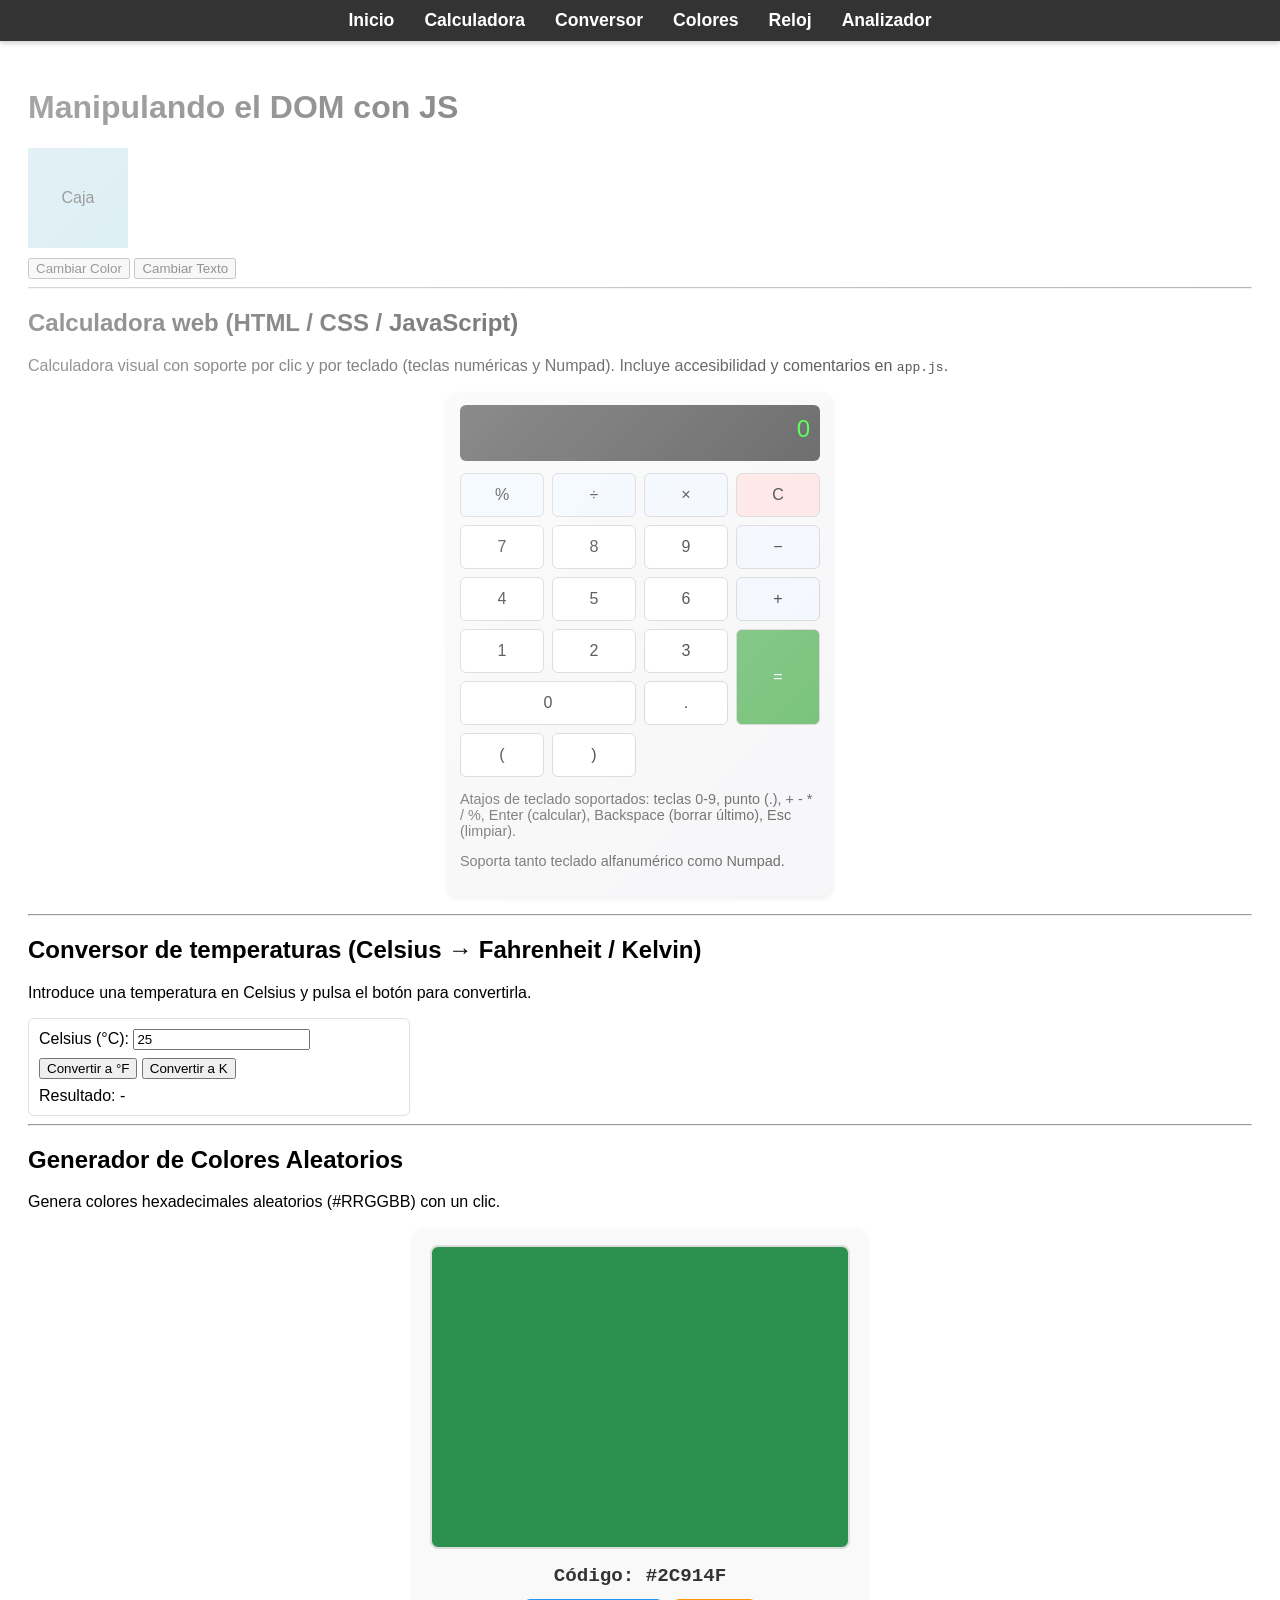
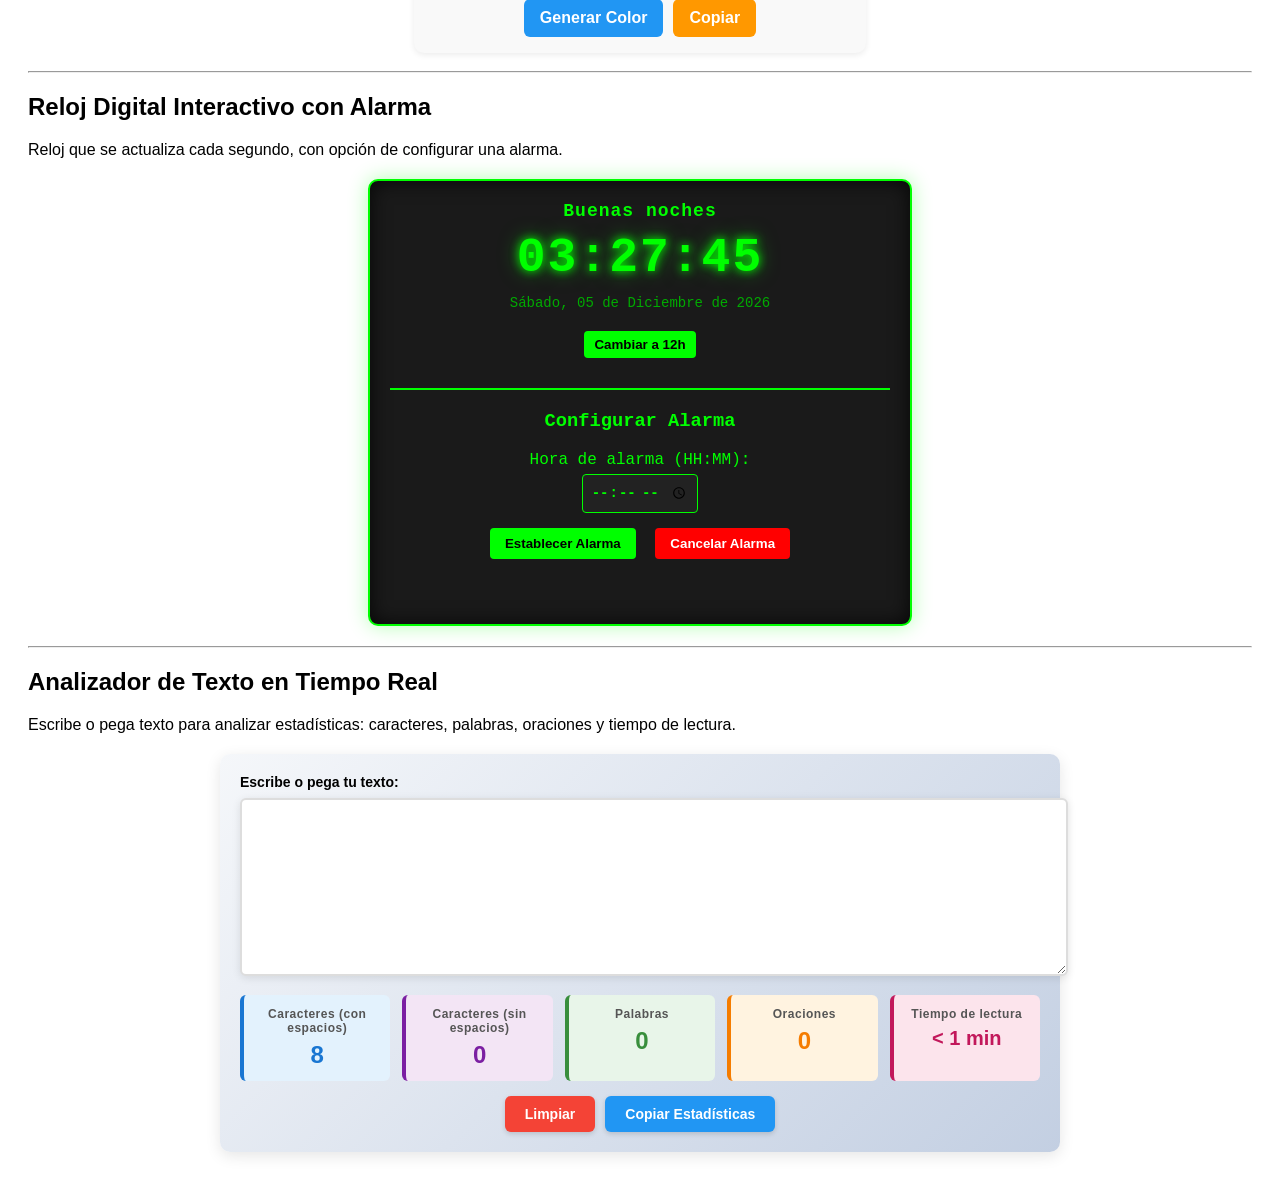
<file: dom-dia-2/index.html>
<!DOCTYPE html>
<html lang="es">

<head>
  <meta charset="UTF-8">
  <meta name="viewport" content="width=device-width, initial-scale=1.0">
  <title>Intro al DOM</title>
  <style>
    body {
      font-family: sans-serif;
      padding: 20px;
      padding-top: 60px;
    }

    .caja {
      width: 100px;
      height: 100px;
      background-color: lightblue;
      margin: 10px 0;
      display: flex;
      align-items: center;
      justify-content: center;
    }

    /* Estilos del Menú */
    nav {
      position: fixed;
      top: 0;
      left: 0;
      width: 100%;
      background-color: #333;
      padding: 10px 0;
      z-index: 1000;
      box-shadow: 0 2px 5px rgba(0, 0, 0, 0.2);
    }

    nav ul {
      list-style: none;
      margin: 0;
      padding: 0;
      display: flex;
      justify-content: center;
      flex-wrap: wrap;
    }

    nav ul li {
      margin: 0 15px;
    }

    nav ul li a {
      color: white;
      text-decoration: none;
      font-weight: bold;
      font-size: 1.1em;
    }

    nav ul li a:hover {
      color: #4CAF50;
    }
  </style>
  <!-- Estilos de la calculadora web (se añaden para la sección solicitada) -->
  <link rel="stylesheet" href="styles.css">
  <!-- Estilos del reloj digital con alarma -->
  <link rel="stylesheet" href="reloj-styles.css">
</head>

<body>
  <nav>
    <ul>
      <li><a href="#intro">Inicio</a></li>
      <li><a href="#webcalc">Calculadora</a></li>
      <li><a href="#temp-converter">Conversor</a></li>
      <li><a href="#color-generator">Colores</a></li>
      <li><a href="#reloj-container">Reloj</a></li>
      <li><a href="#analizador-container">Analizador</a></li>
    </ul>
  </nav>

  <h1 id="intro">Manipulando el DOM con JS</h1>

  <div id="miCaja" class="caja">Caja</div>

  <button id="btnCambiarColor">Cambiar Color</button>
  <button id="btnCambiarTexto">Cambiar Texto</button>

  <script src="dom.js"></script>

  <!-- ==================== Calculadora web completa (HTML/CSS/JS) ==================== -->
  <hr>
  <h2>Calculadora web (HTML / CSS / JavaScript)</h2>
  <p>Calculadora visual con soporte por clic y por teclado (teclas numéricas y Numpad). Incluye accesibilidad y
    comentarios en <code>app.js</code>.</p>

  <div class="webcalc" id="webcalc" aria-label="Calculadora" role="application">
    <div class="webcalc-screen" id="wc-screen" aria-live="polite">0</div>

    <div class="webcalc-keypad">
      <!-- filas de botones -->
      <button class="wc-btn wc-btn-op" data-value="%" aria-label="módulo">%</button>
      <button class="wc-btn wc-btn-op" data-value="/" aria-label="dividir">÷</button>
      <button class="wc-btn wc-btn-op" data-value="*" aria-label="multiplicar">×</button>
      <button class="wc-btn wc-btn-clear" id="wc-clear" aria-label="limpiar">C</button>

      <button class="wc-btn" data-value="7">7</button>
      <button class="wc-btn" data-value="8">8</button>
      <button class="wc-btn" data-value="9">9</button>
      <button class="wc-btn wc-btn-op" data-value="-" aria-label="restar">−</button>

      <button class="wc-btn" data-value="4">4</button>
      <button class="wc-btn" data-value="5">5</button>
      <button class="wc-btn" data-value="6">6</button>
      <button class="wc-btn wc-btn-op" data-value="+" aria-label="sumar">+</button>

      <button class="wc-btn" data-value="1">1</button>
      <button class="wc-btn" data-value="2">2</button>
      <button class="wc-btn" data-value="3">3</button>
      <button class="wc-btn wc-btn-equals" id="wc-equals" aria-label="igual">=</button>

      <button class="wc-btn wc-btn-zero" data-value="0">0</button>
      <button class="wc-btn" data-value=".">.</button>
      <button class="wc-btn" data-value="(" aria-label="paréntesis abrir">(</button>
      <button class="wc-btn" data-value=")" aria-label="paréntesis cerrar">)</button>
    </div>

    <div class="webcalc-help">
      <p>Atajos de teclado soportados: teclas 0-9, punto (.), + - * / %, Enter (calcular), Backspace (borrar último),
        Esc (limpiar).</p>
      <p>Soporta tanto teclado alfanumérico como Numpad.</p>
    </div>
  </div>

  <!-- Conectar el script que implementa la calculadora web -->
  <script src="app.js"></script>

  <!-- Conversor de temperaturas (no borra lo demás) -->
  <hr>
  <h2>Conversor de temperaturas (Celsius → Fahrenheit / Kelvin)</h2>
  <p>Introduce una temperatura en Celsius y pulsa el botón para convertirla.</p>
  <div id="temp-converter" style="max-width:360px;border:1px solid #e0e0e0;padding:10px;border-radius:6px;">
    <label for="temp-celsius-input">Celsius (°C):</label>
    <input id="temp-celsius-input" type="text" value="25" aria-label="Temperatura en Celsius">
    <div style="margin-top:8px;">
      <button id="temp-to-f">Convertir a °F</button>
      <button id="temp-to-k">Convertir a K</button>
    </div>
    <div style="margin-top:8px;">Resultado: <span id="temp-result">-</span></div>
  </div>

  <script src="temp.js"></script>

  <!-- Generador de Colores Aleatorios -->
  <hr>
  <h2>Generador de Colores Aleatorios</h2>
  <p>Genera colores hexadecimales aleatorios (#RRGGBB) con un clic.</p>

  <div class="color-generator" id="color-generator">
    <div class="cg-color-box" id="cg-color-box" aria-label="Caja de color"></div>
    <p class="cg-hex-text">Código: <span id="cg-hex-display">#000000</span></p>
    <div class="cg-button-group">
      <button id="cg-generate-btn" class="cg-btn cg-btn-generate" aria-label="Generar nuevo color">Generar
        Color</button>
      <button id="cg-copy-btn" class="cg-btn cg-btn-copy" aria-label="Copiar código de color">Copiar</button>
    </div>
  </div>

  <script src="color-gen.js"></script>

  <!-- ==================== Reloj Digital Interactivo con Alarma ==================== -->
  <hr>
  <h2>Reloj Digital Interactivo con Alarma</h2>
  <p>Reloj que se actualiza cada segundo, con opción de configurar una alarma.</p>

  <div id="reloj-container"
    style="max-width: 500px; margin: 20px auto; padding: 20px; background: #1a1a1a; border-radius: 10px; text-align: center; color: #0f0; font-family: 'Courier New', monospace;">
    <!-- Saludo según hora -->
    <div id="saludo" style="font-size: 18px; margin-bottom: 10px; color: #0f0;"></div>

    <!-- Display del reloj (hora) -->
    <div id="reloj-hora" style="font-size: 48px; font-weight: bold; margin: 10px 0; letter-spacing: 2px;">00:00:00</div>

    <!-- Display de fecha -->
    <div id="reloj-fecha" style="font-size: 14px; margin: 10px 0; color: #0a0;">01 de Enero de 2025</div>

    <!-- Botón para cambiar formato 24h/12h -->
    <button id="btn-formato"
      style="margin: 10px 5px; padding: 6px 10px; background: #0f0; color: #000; border: none; border-radius: 4px; cursor: pointer;">Cambiar
      a 12h</button>

    <!-- Sección de alarma -->
    <hr style="border: 1px solid #0f0; margin: 20px 0;">
    <h3 style="color: #0f0;">Configurar Alarma</h3>

    <div style="margin: 10px 0;">
      <label for="alarma-hora" style="display: block; margin-bottom: 5px; color: #0f0;">Hora de alarma (HH:MM):</label>
      <input id="alarma-hora" type="time"
        style="padding: 8px; font-size: 14px; border-radius: 4px; border: 1px solid #0f0; background: #222; color: #0f0;">
    </div>

    <div style="margin: 10px 0;">
      <button id="btn-establecer-alarma"
        style="margin: 5px; padding: 8px 15px; background: #0f0; color: #000; border: none; border-radius: 4px; cursor: pointer;">Establecer
        Alarma</button>
      <button id="btn-cancelar-alarma"
        style="margin: 5px; padding: 8px 15px; background: #f00; color: #fff; border: none; border-radius: 4px; cursor: pointer;">Cancelar
        Alarma</button>
    </div>

    <!-- Indicador de alarma activa -->
    <div id="alarma-estado" style="margin: 10px 0; font-size: 14px; color: #ff6; min-height: 20px;"></div>

    <!-- Notificación de alarma sonando -->
    <div id="alarma-notificacion"
      style="display: none; margin-top: 15px; padding: 10px; background: #f00; color: #fff; border-radius: 6px; font-size: 16px; animation: parpadear 0.5s infinite;">
      ¡ ALARMA ACTIVA !
    </div>
  </div>

  <script src="reloj.js"></script>

  <!-- ==================== Analizador de Texto en Tiempo Real ==================== -->
  <hr>
  <h2>Analizador de Texto en Tiempo Real</h2>
  <p>Escribe o pega texto para analizar estadísticas: caracteres, palabras, oraciones y tiempo de lectura.</p>

  <div id="analizador-container" style="max-width: 800px; margin: 20px auto; font-family: Arial, sans-serif;">
    <!-- Textarea para escribir texto -->
    <div style="margin-bottom: 15px;">
      <label for="texto-input" style="display: block; margin-bottom: 8px; font-weight: bold; font-size: 14px;">Escribe o
        pega tu texto:</label>
      <textarea id="texto-input" placeholder="Comienza a escribir aquí..."
        style="width: 100%; height: 150px; padding: 12px; border: 2px solid #ddd; border-radius: 6px; font-size: 14px; font-family: 'Courier New', monospace; resize: vertical;">
        </textarea>
    </div>

    <!-- Sección de estadísticas en tarjetas -->
    <div id="estadisticas-container"
      style="display: grid; grid-template-columns: repeat(auto-fit, minmax(150px, 1fr)); gap: 12px; margin-bottom: 15px;">
      <div class="stat-card" data-stat="caracteres"
        style="background: #e3f2fd; border-left: 4px solid #1976d2; padding: 12px; border-radius: 6px; text-align: center;">
        <div class="stat-label" style="font-size: 12px; color: #555; margin-bottom: 6px;">Caracteres (con espacios)
        </div>
        <div class="stat-value" id="stat-caracteres" style="font-size: 24px; font-weight: bold; color: #1976d2;">0</div>
      </div>

      <div class="stat-card" data-stat="caracteres-sin-espacios"
        style="background: #f3e5f5; border-left: 4px solid #7b1fa2; padding: 12px; border-radius: 6px; text-align: center;">
        <div class="stat-label" style="font-size: 12px; color: #555; margin-bottom: 6px;">Caracteres (sin espacios)
        </div>
        <div class="stat-value" id="stat-caracteres-sin-espacios"
          style="font-size: 24px; font-weight: bold; color: #7b1fa2;">0</div>
      </div>

      <div class="stat-card" data-stat="palabras"
        style="background: #e8f5e9; border-left: 4px solid #388e3c; padding: 12px; border-radius: 6px; text-align: center;">
        <div class="stat-label" style="font-size: 12px; color: #555; margin-bottom: 6px;">Palabras</div>
        <div class="stat-value" id="stat-palabras" style="font-size: 24px; font-weight: bold; color: #388e3c;">0</div>
      </div>

      <div class="stat-card" data-stat="oraciones"
        style="background: #fff3e0; border-left: 4px solid #f57c00; padding: 12px; border-radius: 6px; text-align: center;">
        <div class="stat-label" style="font-size: 12px; color: #555; margin-bottom: 6px;">Oraciones</div>
        <div class="stat-value" id="stat-oraciones" style="font-size: 24px; font-weight: bold; color: #f57c00;">0</div>
      </div>

      <div class="stat-card" data-stat="lectura"
        style="background: #fce4ec; border-left: 4px solid #c2185b; padding: 12px; border-radius: 6px; text-align: center;">
        <div class="stat-label" style="font-size: 12px; color: #555; margin-bottom: 6px;">Tiempo de lectura</div>
        <div class="stat-value" id="stat-lectura" style="font-size: 20px; font-weight: bold; color: #c2185b;">
          < 1 min</div>
        </div>
      </div>

      <!-- Botones de acción -->
      <div style="display: flex; gap: 10px; justify-content: center; flex-wrap: wrap;">
        <button id="btn-limpiar"
          style="padding: 10px 20px; background: #f44336; color: white; border: none; border-radius: 6px; cursor: pointer; font-weight: bold;">Limpiar</button>
        <button id="btn-copiar-stats"
          style="padding: 10px 20px; background: #2196f3; color: white; border: none; border-radius: 6px; cursor: pointer; font-weight: bold;">Copiar
          Estadísticas</button>
      </div>

      <!-- Mensaje de confirmación -->
      <div id="mensaje-confirmacion"
        style="margin-top: 10px; text-align: center; color: #388e3c; font-weight: bold; min-height: 20px; display: none;">
        ✓ Estadísticas copiadas al portapapeles
      </div>
    </div>

    <!-- Enlazar archivo CSS del analizador -->
    <link rel="stylesheet" href="analizador-styles.css">
    <!-- Enlazar script del analizador -->
    <script src="analizador.js"></script>

</body>

</html>
</file>
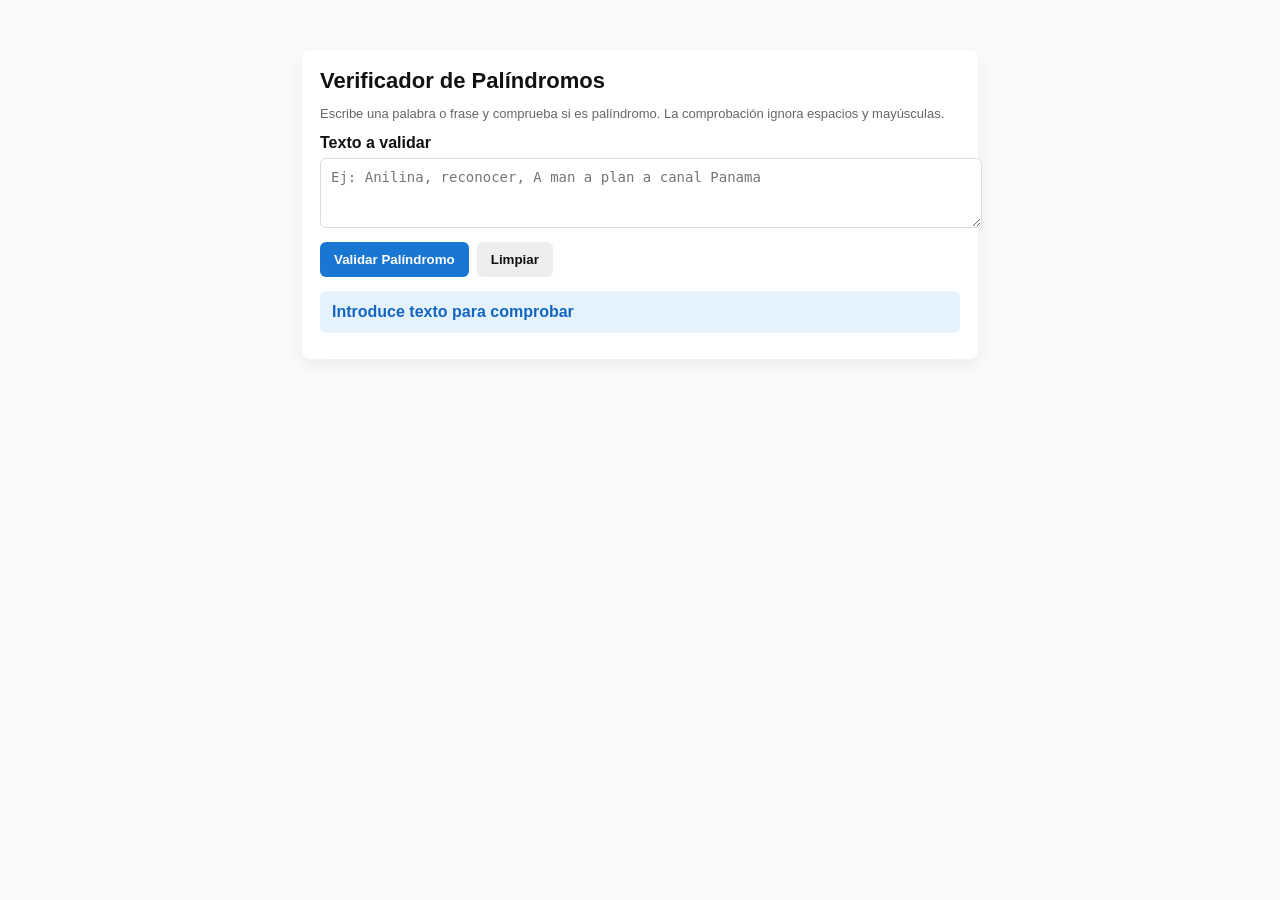
<file: funciones-dia-3/index.html>
<!DOCTYPE html>
<html lang="es">
<head>
  <meta charset="utf-8" />
  <meta name="viewport" content="width=device-width,initial-scale=1" />
  <title>Verificador de Palíndromos</title>
  <style>
    body{font-family:Arial, Helvetica, sans-serif; background:#fafafa; color:#111; padding:24px}
    .card{max-width:640px;margin:18px auto;padding:18px;background:#fff;border-radius:8px;box-shadow:0 6px 18px rgba(0,0,0,0.06)}
    h1{font-size:22px;margin:0 0 12px}
    label{display:block;margin-bottom:6px;font-weight:600}
    input[type="text"], textarea{width:100%;padding:10px;border:1px solid #dcdcdc;border-radius:6px;font-size:14px}
    .controls{display:flex;gap:8px;margin-top:10px}
    button{padding:10px 14px;border-radius:6px;border:0;cursor:pointer;font-weight:600}
    button.primary{background:#1976d2;color:#fff}
    button.ghost{background:#eee;color:#111}
    .result{margin-top:14px;padding:12px;border-radius:6px;font-weight:700}
    .ok{background:#e8f5e9;color:#2e7d32}
    .bad{background:#ffebee;color:#c62828}
    .info{background:#e3f2fd;color:#1565c0}
    .small{font-size:13px;color:#666;margin-top:8px}
  </style>
</head>
<body>
  <div class="card">
    <h1>Verificador de Palíndromos</h1>
    <p class="small">Escribe una palabra o frase y comprueba si es palíndromo. La comprobación ignora espacios y mayúsculas.</p>

    <label for="palabra">Texto a validar</label>
    <textarea id="palabra" rows="3" placeholder="Ej: Anilina, reconocer, A man a plan a canal Panama"></textarea>

    <div class="controls">
      <button id="btn-validar" class="primary">Validar Palíndromo</button>
      <button id="btn-limpiar" class="ghost">Limpiar</button>
    </div>

    <div id="resultado" class="result info" role="status" aria-live="polite">Introduce texto para comprobar</div>
    <div id="debug" class="small" aria-hidden="true"></div>
  </div>

  <!-- Script con la lógica esPalindromo (archivo existente) -->
  <script src="palindromo.js"></script>

  <script>
    // Manejo de la interfaz para validar palíndromos usando la función esPalindromo definida en palindromo.js
    document.addEventListener('DOMContentLoaded', function(){
      var input = document.getElementById('palabra');
      var btnValidar = document.getElementById('btn-validar');
      var btnLimpiar = document.getElementById('btn-limpiar');
      var resultado = document.getElementById('resultado');
      var debug = document.getElementById('debug');

      // Función auxiliar para normalizar texto (eliminar espacios extra y caracteres no alfanuméricos opcionalmente)
      function normalizar(text){
        // Convertir a string y eliminar saltos de línea al inicio/final
        var t = String(text).trim();
        return t;
      }

      // Validación en tiempo real: actualiza resultado mientras el usuario escribe
      input.addEventListener('input', function(){
        var txt = normalizar(input.value);
        if(txt === ''){
          resultado.textContent = 'Introduce texto para comprobar';
          resultado.className = 'result info';
          debug.textContent = '';
          return;
        }
        // Llamada a la función esPalindromo (importada desde palindromo.js)
        try{
          var es = esPalindromo(txt);
          if(es){
            resultado.textContent = '✅ Es palíndromo';
            resultado.className = 'result ok';
          } else {
            resultado.textContent = '✖ No es palíndromo';
            resultado.className = 'result bad';
          }
          debug.textContent = 'Texto normalizado: ' + txt.replace(/\s+/g,' ');
        }catch(err){
          resultado.textContent = 'Error al validar';
          resultado.className = 'result bad';
          debug.textContent = String(err);
        }
      });

      // Validar al hacer clic en el botón
      btnValidar.addEventListener('click', function(){
        var txt = normalizar(input.value);
        if(txt === ''){
          resultado.textContent = 'Introduce texto antes de validar';
          resultado.className = 'result info';
          return;
        }
        try{
          var es = esPalindromo(txt);
          if(es){
            resultado.textContent = '✅ Es palíndromo';
            resultado.className = 'result ok';
          } else {
            resultado.textContent = '✖ No es palíndromo';
            resultado.className = 'result bad';
          }
        }catch(err){
          resultado.textContent = 'Error al validar';
          resultado.className = 'result bad';
          debug.textContent = String(err);
        }
      });

      // Limpiar campos
      btnLimpiar.addEventListener('click', function(){
        input.value = '';
        resultado.textContent = 'Introduce texto para comprobar';
        resultado.className = 'result info';
        debug.textContent = '';
        input.focus();
      });
    });
  </script>
</body>
</html>
</file>
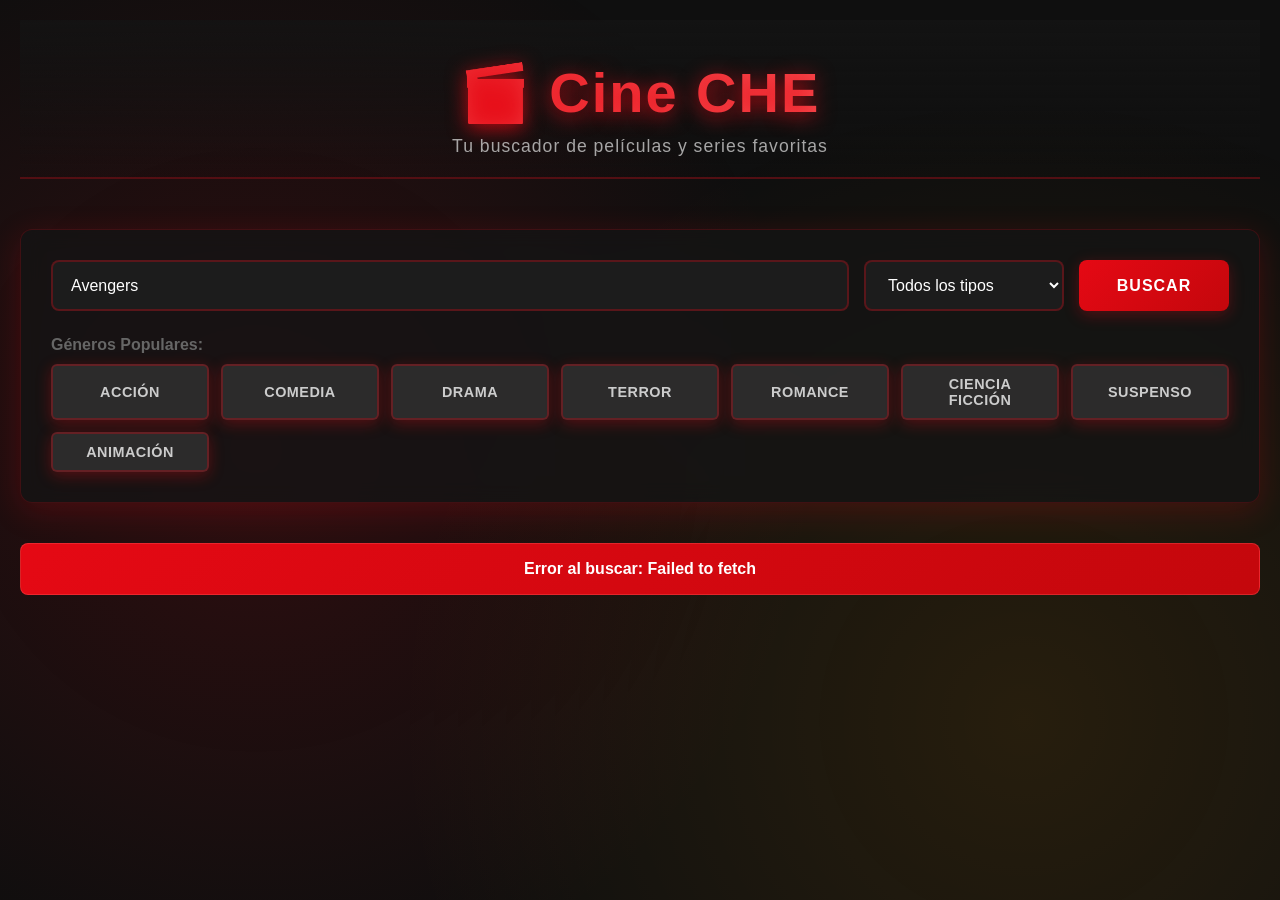
<file: miniproyecto/index.html>
<!DOCTYPE html>
<html lang="es">
<head>
    <meta charset="UTF-8">
    <meta name="viewport" content="width=device-width, initial-scale=1.0">
    <title>CineSearch - Buscador de Películas y Series</title>
    <style>
        * {
            margin: 0;
            padding: 0;
            box-sizing: border-box;
        }

        body {
            font-family: 'Segoe UI', Tahoma, Geneva, Verdana, sans-serif;
            background: #0f0f0f;
            min-height: 100vh;
            padding: 0;
            color: #fff;
            overflow-x: hidden;
        }

        body::before {
            content: '';
            position: fixed;
            top: 0;
            left: 0;
            width: 100%;
            height: 100%;
            background: radial-gradient(circle at 20% 50%, rgba(229, 9, 20, 0.15) 0%, transparent 50%),
                        radial-gradient(circle at 80% 80%, rgba(255, 165, 0, 0.1) 0%, transparent 50%);
            pointer-events: none;
            z-index: 0;
        }

        .container {
            max-width: 1400px;
            margin: 0 auto;
            padding: 20px;
            position: relative;
            z-index: 1;
        }

        header {
            text-align: center;
            margin-bottom: 50px;
            animation: slideDown 0.6s ease-out;
            padding: 40px 20px 20px;
            background: linear-gradient(180deg, rgba(20, 20, 20, 0.8) 0%, transparent 100%);
            border-bottom: 2px solid rgba(229, 9, 20, 0.3);
        }

        header h1 {
            font-size: 3.5rem;
            margin-bottom: 10px;
            text-shadow: 0 4px 20px rgba(229, 9, 20, 0.8);
            background: linear-gradient(135deg, #e50914 0%, #ff6b6b 100%);
            -webkit-background-clip: text;
            -webkit-text-fill-color: transparent;
            background-clip: text;
            font-weight: 900;
            letter-spacing: 2px;
        }

        header p {
            font-size: 1.1rem;
            opacity: 0.8;
            color: #ccc;
            letter-spacing: 1px;
        }

        .search-section {
            background: rgba(20, 20, 20, 0.8);
            padding: 30px;
            border-radius: 12px;
            box-shadow: 0 8px 32px rgba(229, 9, 20, 0.2);
            margin-bottom: 40px;
            animation: slideUp 0.6s ease-out;
            border: 1px solid rgba(229, 9, 20, 0.2);
            backdrop-filter: blur(10px);
        }

        .search-container {
            display: grid;
            grid-template-columns: 1fr 200px 150px;
            gap: 15px;
            margin-bottom: 25px;
        }

        input[type="text"] {
            padding: 14px 18px;
            border: 2px solid rgba(229, 9, 20, 0.3);
            border-radius: 8px;
            font-size: 1rem;
            transition: all 0.3s;
            background: rgba(30, 30, 30, 0.9);
            color: white;
        }

        input[type="text"]::placeholder {
            color: rgba(255, 255, 255, 0.5);
        }

        input[type="text"]:focus {
            outline: none;
            border-color: #e50914;
            box-shadow: 0 0 20px rgba(229, 9, 20, 0.4);
            background: rgba(40, 40, 40, 0.9);
        }

        select {
            padding: 14px 18px;
            border: 2px solid rgba(229, 9, 20, 0.3);
            border-radius: 8px;
            font-size: 1rem;
            cursor: pointer;
            background: rgba(30, 30, 30, 0.9);
            color: white;
            transition: all 0.3s;
        }

        select:focus {
            outline: none;
            border-color: #e50914;
            box-shadow: 0 0 20px rgba(229, 9, 20, 0.4);
        }

        select option {
            background: #1a1a1a;
            color: white;
        }

        button {
            padding: 14px 28px;
            background: linear-gradient(135deg, #e50914 0%, #c4070c 100%);
            color: white;
            border: none;
            border-radius: 8px;
            font-size: 1rem;
            cursor: pointer;
            transition: all 0.3s;
            font-weight: bold;
            text-transform: uppercase;
            letter-spacing: 1px;
            box-shadow: 0 4px 15px rgba(229, 9, 20, 0.3);
        }

        button:hover {
            transform: scale(1.05);
            box-shadow: 0 8px 25px rgba(229, 9, 20, 0.6);
            background: linear-gradient(135deg, #ff3333 0%, #e50914 100%);
        }

        button:active {
            transform: scale(0.98);
        }

        .filters {
            display: grid;
            grid-template-columns: repeat(auto-fit, minmax(140px, 1fr));
            gap: 12px;
        }

        .filters p {
            grid-column: 1 / -1;
            color: #ccc;
            font-weight: bold;
            font-size: 0.95rem;
            text-transform: uppercase;
            letter-spacing: 1px;
            margin-bottom: 5px;
        }

        .filter-btn {
            padding: 10px 16px;
            background: rgba(50, 50, 50, 0.8);
            color: #ccc;
            border: 2px solid rgba(229, 9, 20, 0.3);
            border-radius: 6px;
            cursor: pointer;
            transition: all 0.3s;
            font-size: 0.9rem;
            font-weight: 600;
            text-transform: uppercase;
            letter-spacing: 0.5px;
        }

        .filter-btn:hover {
            border-color: #e50914;
            color: #fff;
            background: rgba(60, 60, 60, 0.9);
        }

        .filter-btn.active {
            background: linear-gradient(135deg, #e50914 0%, #c4070c 100%);
            color: white;
            border-color: #e50914;
            box-shadow: 0 0 15px rgba(229, 9, 20, 0.5);
        }

        .loading {
            text-align: center;
            color: white;
            font-size: 1.2rem;
            padding: 60px 40px;
        }

        .spinner {
            border: 4px solid rgba(229, 9, 20, 0.2);
            border-top: 4px solid #e50914;
            border-radius: 50%;
            width: 50px;
            height: 50px;
            animation: spin 1s linear infinite;
            margin: 20px auto;
        }

        @keyframes spin {
            0% { transform: rotate(0deg); }
            100% { transform: rotate(360deg); }
        }

        @keyframes slideDown {
            from {
                opacity: 0;
                transform: translateY(-30px);
            }
            to {
                opacity: 1;
                transform: translateY(0);
            }
        }

        @keyframes slideUp {
            from {
                opacity: 0;
                transform: translateY(30px);
            }
            to {
                opacity: 1;
                transform: translateY(0);
            }
        }

        @keyframes fadeIn {
            from {
                opacity: 0;
            }
            to {
                opacity: 1;
            }
        }

        .results-section {
            display: grid;
            grid-template-columns: repeat(auto-fill, minmax(200px, 1fr));
            gap: 20px;
            animation: fadeIn 0.6s ease-out;
        }

        .movie-card {
            background: rgba(30, 30, 30, 0.8);
            border-radius: 8px;
            overflow: hidden;
            box-shadow: 0 8px 24px rgba(0, 0, 0, 0.5);
            transition: all 0.4s cubic-bezier(0.25, 0.46, 0.45, 0.94);
            cursor: pointer;
            border: 1px solid rgba(229, 9, 20, 0.2);
            position: relative;
        }

        .movie-card::before {
            content: '';
            position: absolute;
            top: 0;
            left: 0;
            right: 0;
            bottom: 0;
            background: linear-gradient(135deg, rgba(229, 9, 20, 0.2) 0%, transparent 100%);
            opacity: 0;
            transition: opacity 0.3s;
            z-index: 2;
            pointer-events: none;
        }

        .movie-card:hover {
            transform: translateY(-12px) scale(1.02);
            box-shadow: 0 16px 40px rgba(229, 9, 20, 0.4);
            border-color: #e50914;
        }

        .movie-card:hover::before {
            opacity: 1;
        }

        .movie-poster {
            width: 100%;
            height: 280px;
            object-fit: cover;
            background: #1a1a1a;
            display: block;
        }

        .movie-info {
            padding: 15px;
            background: rgba(20, 20, 20, 0.9);
        }

        .movie-title {
            font-size: 0.95rem;
            font-weight: bold;
            color: #fff;
            margin-bottom: 8px;
            display: -webkit-box;
            -webkit-line-clamp: 2;
            -webkit-box-orient: vertical;
            overflow: hidden;
            line-height: 1.3;
        }

        .movie-type {
            display: inline-block;
            background: linear-gradient(135deg, #e50914 0%, #c4070c 100%);
            color: white;
            padding: 4px 10px;
            border-radius: 4px;
            font-size: 0.7rem;
            margin-bottom: 8px;
            font-weight: bold;
            text-transform: uppercase;
            letter-spacing: 0.5px;
        }

        .movie-year {
            color: #999;
            font-size: 0.85rem;
            margin-bottom: 8px;
        }

        .movie-rating {
            display: flex;
            align-items: center;
            gap: 8px;
            margin-bottom: 10px;
        }

        .stars {
            color: #ff9500;
            font-size: 0.95rem;
        }

        .rating-value {
            background: rgba(229, 9, 20, 0.7);
            color: white;
            padding: 2px 8px;
            border-radius: 4px;
            font-size: 0.8rem;
            font-weight: bold;
        }

        .no-poster {
            display: flex;
            align-items: center;
            justify-content: center;
            background: linear-gradient(135deg, rgba(229, 9, 20, 0.3) 0%, rgba(255, 99, 99, 0.2) 100%);
            color: rgba(255, 255, 255, 0.6);
            font-size: 3rem;
            font-weight: bold;
        }

        .error-message {
            background: linear-gradient(135deg, #e50914 0%, #c4070c 100%);
            color: white;
            padding: 16px 20px;
            border-radius: 8px;
            margin-bottom: 20px;
            text-align: center;
            animation: slideDown 0.3s ease-out;
            font-weight: 600;
            border: 1px solid rgba(255, 107, 107, 0.3);
        }

        .success-message {
            background: linear-gradient(135deg, #1db954 0%, #1ed760 100%);
            color: white;
            padding: 16px 20px;
            border-radius: 8px;
            margin-bottom: 20px;
            text-align: center;
            animation: slideDown 0.3s ease-out;
            font-weight: 600;
            border: 1px solid rgba(30, 215, 96, 0.3);
        }

        .no-results {
            grid-column: 1 / -1;
            text-align: center;
            color: #999;
            padding: 60px 40px;
            font-size: 1.2rem;
        }

        @media (max-width: 768px) {
            header h1 {
                font-size: 2.2rem;
            }

            .search-container {
                grid-template-columns: 1fr;
            }

            .results-section {
                grid-template-columns: repeat(auto-fill, minmax(150px, 1fr));
                gap: 15px;
            }
        }
    </style>
</head>
<body>
    <div class="container">
        <header>
            <h1>🎬 Cine CHE </h1>
            <p>Tu buscador de películas y series favoritas</p>
        </header>

        <div class="search-section">
            <div class="search-container">
                <input type="text" id="searchInput" placeholder="Busca una película o serie...">
                <select id="typeFilter">
                    <option value="">Todos los tipos</option>
                    <option value="movie">Películas</option>
                    <option value="series">Series</option>
                </select>
                <button onclick="searchMovies()">Buscar</button>
            </div>

            <div>
                <p style="margin-bottom: 10px; color: #666; font-weight: bold;">Géneros Populares:</p>
                <div class="filters">
                    <button class="filter-btn" onclick="filterByGenre('action', this)">Acción</button>
                    <button class="filter-btn" onclick="filterByGenre('comedy', this)">Comedia</button>
                    <button class="filter-btn" onclick="filterByGenre('drama', this)">Drama</button>
                    <button class="filter-btn" onclick="filterByGenre('horror', this)">Terror</button>
                    <button class="filter-btn" onclick="filterByGenre('romance', this)">Romance</button>
                    <button class="filter-btn" onclick="filterByGenre('sci-fi', this)">Ciencia Ficción</button>
                    <button class="filter-btn" onclick="filterByGenre('thriller', this)">Suspenso</button>
                    <button class="filter-btn" onclick="filterByGenre('animation', this)">Animación</button>
                </div>
            </div>
        </div>

        <div id="messageContainer"></div>
        <div id="loadingContainer"></div>
        <div id="resultsContainer" class="results-section"></div>
    </div>

    <script src="app.js"></script>
</body>
</html>
</file>
<file: dom-dia-2/styles.css>
/* styles.css
   Estilos para la calculadora web incluida en index.html
   Mantener diseños simples y responsivos.
*/

/* estilos básicos de la página podrían definirse aquí o heredarse */

.webcalc {
  max-width: 360px;
  margin: 18px auto;
  border-radius: 10px;
  background: #f7f7f9;
  padding: 12px;
  box-shadow: 0 2px 6px rgba(0,0,0,0.08);
  font-family: Arial, Helvetica, sans-serif;
}

.webcalc-screen {
  height: 56px;
  background: #222;
  color: #0f0;
  font-size: 1.5rem;
  text-align: right;
  padding: 10px;
  border-radius: 6px;
  box-sizing: border-box;
  overflow: hidden;
}

.webcalc-keypad {
  display: grid;
  grid-template-columns: repeat(4, 1fr);
  gap: 8px;
  margin-top: 12px;
}

.wc-btn {
  padding: 12px 8px;
  font-size: 1rem;
  border-radius: 6px;
  border: 1px solid #ccc;
  background: #fff;
  cursor: pointer;
  -webkit-user-select: none;
  -moz-user-select: none;
  -ms-user-select: none;
  user-select: none;
}

.wc-btn:focus {
  outline: 3px solid #8ab4ff;
}

.wc-btn-op {
  background: #f0f6ff;
}

.wc-btn-equals {
  background: #4caf50;
  color: #fff;
  grid-row: span 2;
}

.wc-btn-zero {
  grid-column: span 2;
}

.wc-btn-clear {
  background: #ffdddd;
}

.webcalc-help {
  margin-top: 10px;
  font-size: 0.9rem;
  color: #444;
}

/* Responsive: pantallas pequeñas */
@media (max-width: 420px) {
  .webcalc { padding: 10px; }
  .webcalc-screen { font-size: 1.2rem; height: 48px; }
  .wc-btn { padding: 10px 6px; font-size: 0.95rem; }
}

/* === Estilos para el Generador de Colores === */

.color-generator {
  max-width: 420px;
  margin: 18px auto;
  padding: 16px;
  background: #f9f9f9;
  border-radius: 10px;
  box-shadow: 0 2px 6px rgba(0,0,0,0.08);
  text-align: center;
}

.cg-color-box {
  height: 300px;
  background: #ffffff;
  border-radius: 8px;
  margin-bottom: 16px;
  transition: background-color 0.3s ease-in-out;
  border: 2px solid #ddd;
}

.cg-hex-text {
  font-size: 1.2rem;
  font-weight: bold;
  margin: 12px 0;
  font-family: 'Courier New', monospace;
  color: #333;
}

.cg-button-group {
  display: flex;
  gap: 10px;
  justify-content: center;
  flex-wrap: wrap;
  margin-top: 12px;
}

.cg-btn {
  padding: 10px 16px;
  font-size: 1rem;
  border: none;
  border-radius: 6px;
  cursor: pointer;
  font-weight: bold;
  transition: all 0.2s ease;
  -webkit-user-select: none;
  -moz-user-select: none;
  user-select: none;
}

.cg-btn-generate {
  background: #2196F3;
  color: #fff;
}

.cg-btn-generate:hover {
  background: #1976D2;
  transform: translateY(-2px);
  box-shadow: 0 4px 8px rgba(33, 150, 243, 0.3);
}

.cg-btn-copy {
  background: #FF9800;
  color: #fff;
}

.cg-btn-copy:hover {
  background: #F57C00;
  transform: translateY(-2px);
  box-shadow: 0 4px 8px rgba(255, 152, 0, 0.3);
}

.cg-btn:active {
  transform: translateY(0);
}

.cg-btn:focus {
  outline: 3px solid #8ab4ff;
}

/* Responsive para móviles */
@media (max-width: 480px) {
  .color-generator { padding: 12px; }
  .cg-color-box { height: 250px; }
  .cg-btn { padding: 8px 12px; font-size: 0.9rem; }
}
</file>
<file: dom-dia-2/reloj-styles.css>
/* Estilos para el Reloj Digital Interactivo con Alarma */

/* Animación de parpadeo para la notificación de alarma */
@keyframes parpadear {
  0%, 50% {
    opacity: 1;
  }
  51%, 100% {
    opacity: 0.3;
  }
}

/* Estilos adicionales para mejorar la interfaz del reloj */
#reloj-container {
  box-shadow: 0 0 20px rgba(0, 255, 0, 0.3), inset 0 0 20px rgba(0, 0, 0, 0.8);
  border: 2px solid #0f0;
}

#reloj-hora {
  text-shadow: 0 0 10px #0f0, 0 0 20px rgba(0, 255, 0, 0.5);
  animation: brillo 2s infinite;
}

@keyframes brillo {
  0%, 100% {
    text-shadow: 0 0 10px #0f0, 0 0 20px rgba(0, 255, 0, 0.5);
  }
  50% {
    text-shadow: 0 0 15px #0f0, 0 0 30px rgba(0, 255, 0, 0.8);
  }
}

#saludo {
  font-weight: bold;
  letter-spacing: 1px;
}

#alarma-notificacion {
  animation: parpadear 0.5s infinite;
  box-shadow: 0 0 15px rgba(255, 0, 0, 0.8);
}

#btn-formato,
#btn-establecer-alarma,
#btn-cancelar-alarma {
  transition: transform 0.1s, box-shadow 0.1s;
  font-weight: bold;
  border: 2px solid transparent;
}

#btn-formato:hover,
#btn-establecer-alarma:hover {
  transform: scale(1.05);
  box-shadow: 0 0 10px rgba(0, 255, 0, 0.6);
}

#btn-cancelar-alarma:hover {
  transform: scale(1.05);
  box-shadow: 0 0 10px rgba(255, 0, 0, 0.6);
}

#btn-formato:active,
#btn-establecer-alarma:active,
#btn-cancelar-alarma:active {
  transform: scale(0.98);
}

#alarma-hora {
  font-family: 'Courier New', monospace;
  font-weight: bold;
}

#alarma-estado {
  font-weight: bold;
  letter-spacing: 1px;
}
</file>
<file: dom-dia-2/analizador-styles.css>
/* Estilos para Analizador de Texto en Tiempo Real */

/* Estilos generales del contenedor */
#analizador-container {
  background: linear-gradient(135deg, #f5f7fa 0%, #c3cfe2 100%);
  padding: 20px;
  border-radius: 10px;
  box-shadow: 0 4px 15px rgba(0, 0, 0, 0.1);
}

/* Textarea: estilo de editor de texto */
#texto-input {
  box-shadow: 0 2px 8px rgba(0, 0, 0, 0.1);
  transition: border-color 0.3s, box-shadow 0.3s;
}

#texto-input:focus {
  outline: none;
  border-color: #2196f3 !important;
  box-shadow: 0 0 10px rgba(33, 150, 243, 0.4);
}

#texto-input::placeholder {
  color: #999;
  font-style: italic;
}

/* Contenedor de tarjetas de estadísticas */
#estadisticas-container {
  animation: fadeInUp 0.5s ease-out;
}

/* Estilo de tarjetas de estadísticas */
.stat-card {
  transition: transform 0.2s, box-shadow 0.2s;
  cursor: default;
}

.stat-card:hover {
  transform: translateY(-5px);
  box-shadow: 0 8px 15px rgba(0, 0, 0, 0.15);
}

/* Valores de estadísticas con animación */
.stat-value {
  transition: transform 0.3s;
}

/* Animación: parpadeo suave al actualizar valor */
@keyframes animacion-actualizar {
  0% {
    transform: scale(1);
    color: inherit;
  }
  50% {
    transform: scale(1.15);
  }
  100% {
    transform: scale(1);
  }
}

/* Aplicar animación al elemento */
.animacion-actualizar {
  animation: animacion-actualizar 0.3s ease-out;
}

/* Animación: entrada fade-in con movimiento */
@keyframes fadeInUp {
  from {
    opacity: 0;
    transform: translateY(10px);
  }
  to {
    opacity: 1;
    transform: translateY(0);
  }
}

/* Botones de acción */
#btn-limpiar,
#btn-copiar-stats {
  transition: background-color 0.3s, transform 0.1s, box-shadow 0.3s;
  font-size: 14px;
  box-shadow: 0 2px 5px rgba(0, 0, 0, 0.15);
}

#btn-limpiar:hover {
  background-color: #d32f2f !important;
  transform: translateY(-2px);
  box-shadow: 0 4px 10px rgba(244, 67, 54, 0.3);
}

#btn-limpiar:active {
  transform: translateY(0);
}

#btn-copiar-stats:hover {
  background-color: #1976d2 !important;
  transform: translateY(-2px);
  box-shadow: 0 4px 10px rgba(33, 150, 243, 0.3);
}

#btn-copiar-stats:active {
  transform: translateY(0);
}

/* Mensaje de confirmación */
#mensaje-confirmacion {
  animation: slideDown 0.4s ease-out;
  padding: 8px;
}

@keyframes slideDown {
  from {
    opacity: 0;
    transform: translateY(-10px);
  }
  to {
    opacity: 1;
    transform: translateY(0);
  }
}

/* Responsive: ajustar grid en pantallas pequeñas */
@media (max-width: 600px) {
  #estadisticas-container {
    grid-template-columns: 1fr;
  }

  #analizador-container {
    padding: 15px;
  }

  #btn-limpiar,
  #btn-copiar-stats {
    width: 100%;
  }
}

/* Efecto visual para tarjeta seleccionada (pseudo-elemento para relieve) */
.stat-card::before {
  content: '';
  position: absolute;
  top: 0;
  left: 0;
  right: 0;
  bottom: 0;
  background: linear-gradient(135deg, rgba(255,255,255, 0.2) 0%, transparent 100%);
  border-radius: 6px;
  pointer-events: none;
}

/* Label de estadísticas */
.stat-label {
  font-weight: 600;
  letter-spacing: 0.5px;
}
</file>
